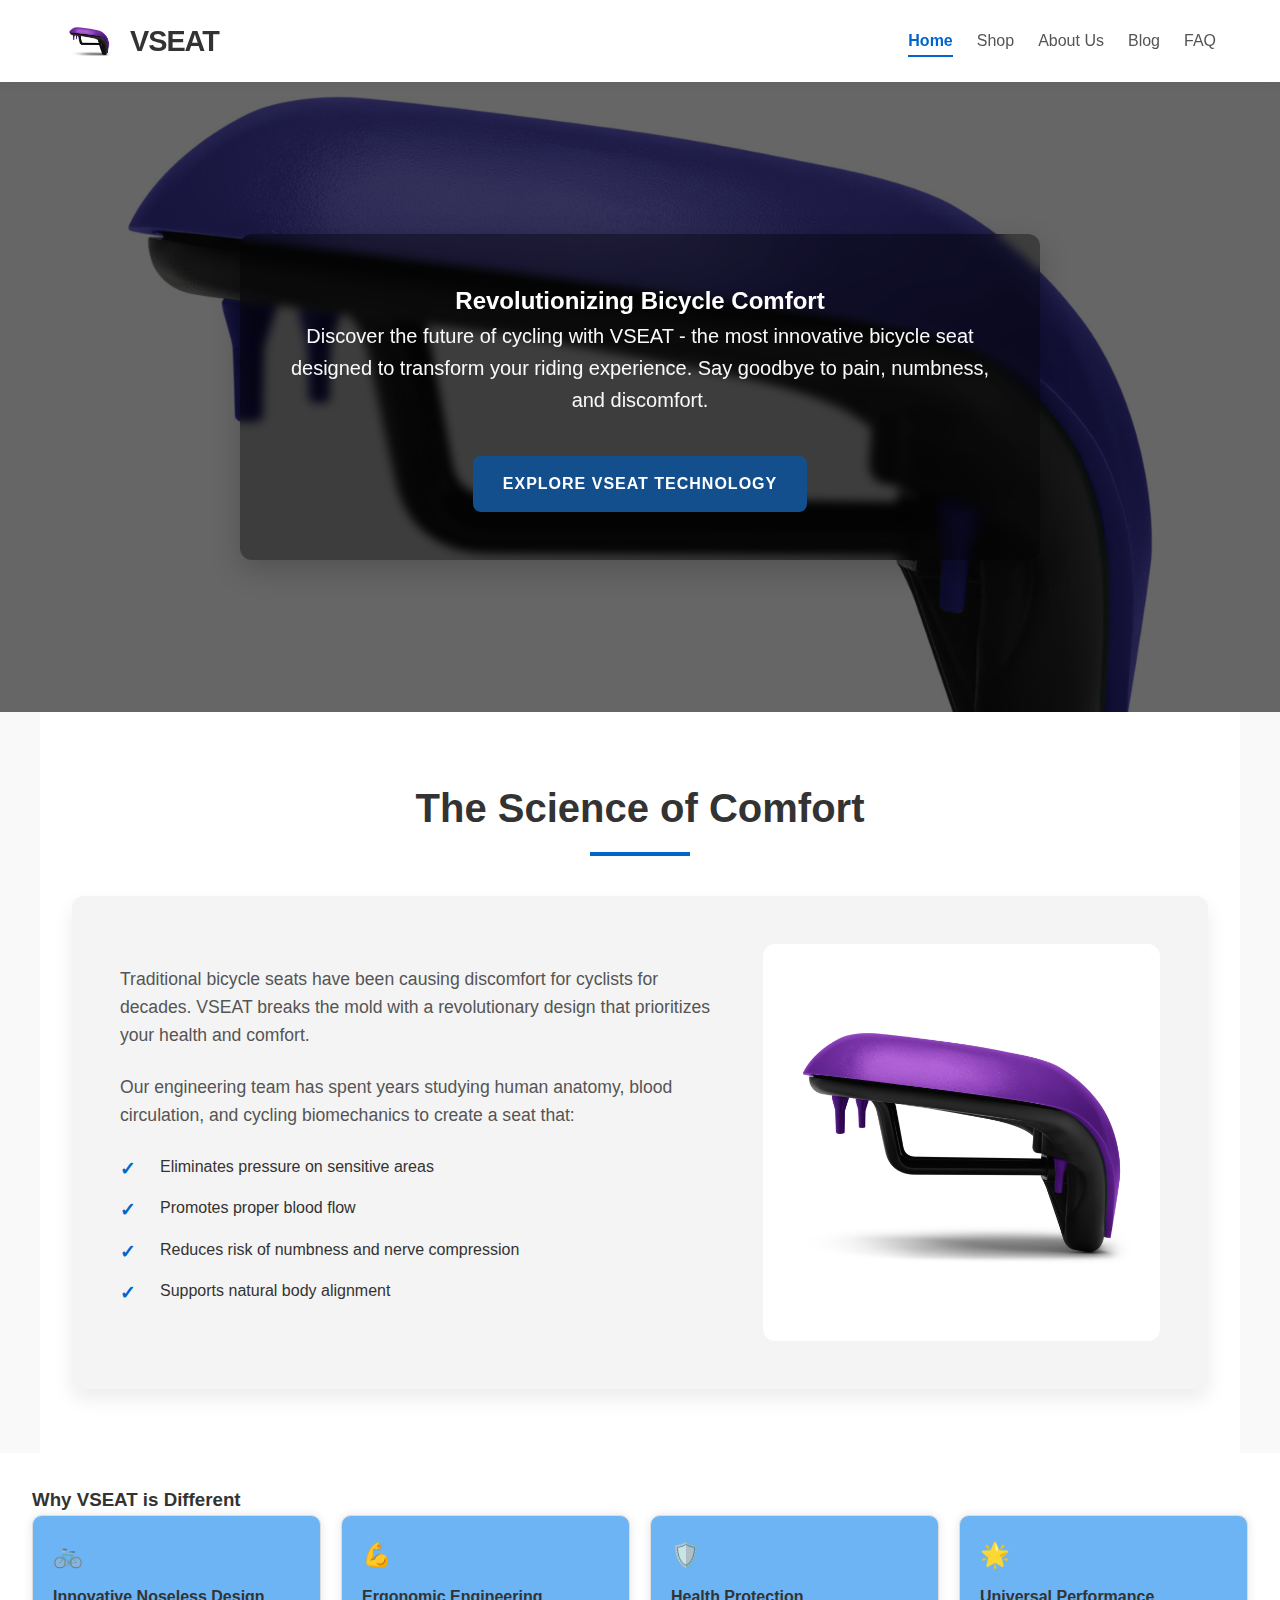
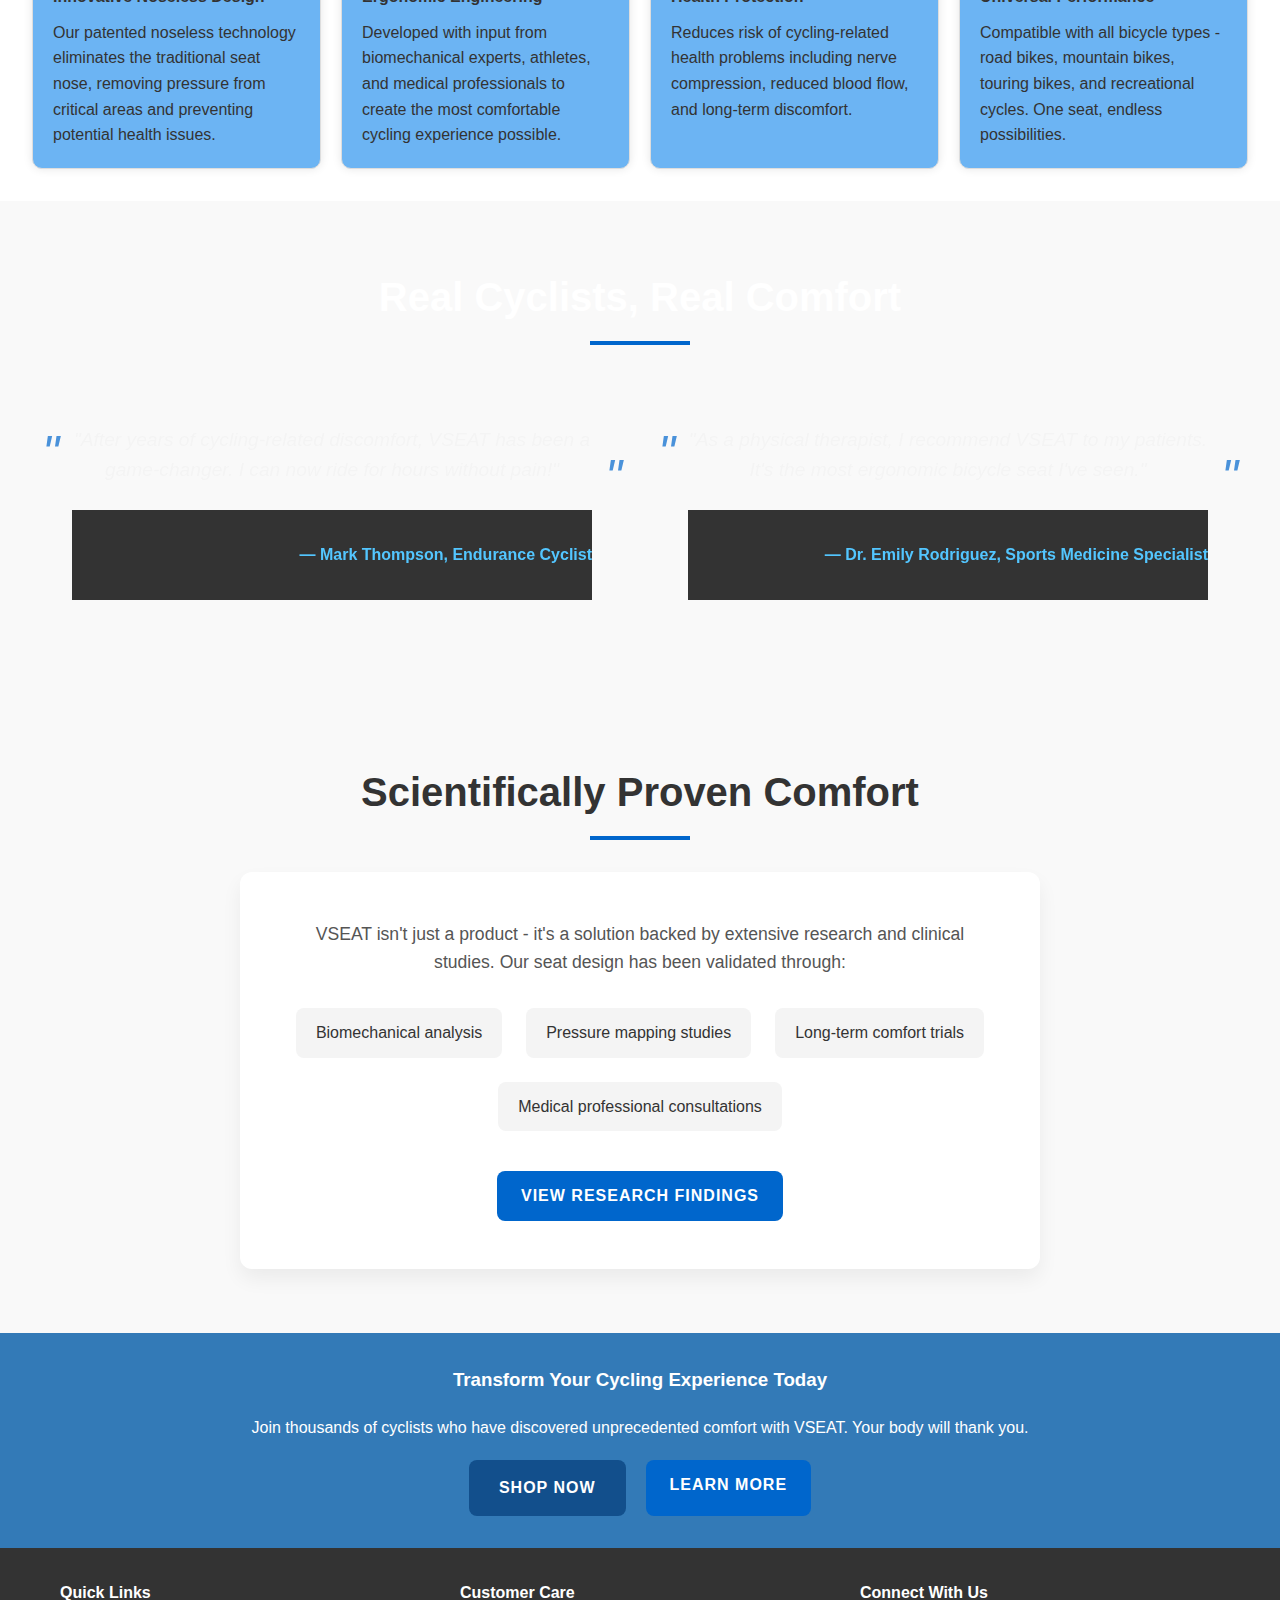
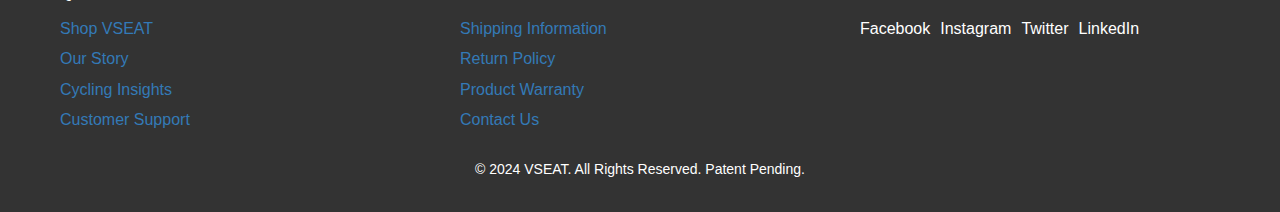
<file: index.html>
<!DOCTYPE html>
<html lang="en">
<head>
    <meta charset="UTF-8">
    <meta name="viewport" content="width=device-width, initial-scale=1.0">
    <meta name="description" content="VSEAT: Revolutionary noseless bicycle seat designed for ultimate comfort. Scientifically engineered to eliminate cycling pain and improve your riding experience.">
    <title>VSEAT - Innovative Noseless Bicycle Seat for Maximum Comfort and Health</title>
    <link rel="stylesheet" href="styles.css">
</head>
  
<!-- Google tag (gtag.js) -->
<script async src="https://www.googletagmanager.com/gtag/js?id=G-M3MGLKG27B"></script>
<script>
  window.dataLayer = window.dataLayer || [];
  function gtag(){dataLayer.push(arguments);}
  gtag('js', new Date());

  gtag('config', 'G-M3MGLKG27B');
</script>
<body>
    <header>
        <div class="logo-container">
            <img src="images/4-1536x1536.jpeg" alt="VSEAT Logo" class="logo">
            <h1>VSEAT</h1>
        </div>
        <nav>
            <ul>
                <li><a href="index.html" class="active">Home</a></li>
                <li><a href="shop.html">Shop</a></li>
                <li><a href="aboutus.html">About Us</a></li>
                <li><a href="blog.html">Blog</a></li>
                <li><a href="faq.html">FAQ</a></li>
            </ul>
        </nav>
    </header>

    <main>
        <section class="hero" aria-labelledby="hero-title">
            <div class="hero-content">
                <h2 id="hero-title">Revolutionizing Bicycle Comfort</h2>
                <p class="hero-description">Discover the future of cycling with VSEAT - the most innovative bicycle seat designed to transform your riding experience. Say goodbye to pain, numbness, and discomfort.</p>
                <a href="shop.html" class="cta-button" aria-label="Explore VSEAT Technology">
                    <span>Explore VSEAT Technology</span>
                </a>
            </div>
        </section>

        
        <section class="science-behind-vseat">
            <h3>The Science of Comfort</h3>
            <div class="science-content">
                <div class="science-text">
                    <p>Traditional bicycle seats have been causing discomfort for cyclists for decades. VSEAT breaks the mold with a revolutionary design that prioritizes your health and comfort.</p>
                    <p>Our engineering team has spent years studying human anatomy, blood circulation, and cycling biomechanics to create a seat that:</p>
                    <ul>
                        <li>Eliminates pressure on sensitive areas</li>
                        <li>Promotes proper blood flow</li>
                        <li>Reduces risk of numbness and nerve compression</li>
                        <li>Supports natural body alignment</li>
                    </ul>
                </div>
                <div class="science-image">
                    <img src="images/4-1536x1536.jpeg" alt="VSEAT Ergonomic Design Breakdown">
                </div>
            </div>
        </section>

        <section class="features">
            <h3>Why VSEAT is Different</h3>
            <div class="feature-grid">
                <div class="feature">
                    <div class="feature-icon">🚲</div>
                    <h4>Innovative Noseless Design</h4>
                    <p>Our patented noseless technology eliminates the traditional seat nose, removing pressure from critical areas and preventing potential health issues.</p>
                </div>
                <div class="feature">
                    <div class="feature-icon">💪</div>
                    <h4>Ergonomic Engineering</h4>
                    <p>Developed with input from biomechanical experts, athletes, and medical professionals to create the most comfortable cycling experience possible.</p>
                </div>
                <div class="feature">
                    <div class="feature-icon">🛡️</div>
                    <h4>Health Protection</h4>
                    <p>Reduces risk of cycling-related health problems including nerve compression, reduced blood flow, and long-term discomfort.</p>
                </div>
                <div class="feature">
                    <div class="feature-icon">🌟</div>
                    <h4>Universal Performance</h4>
                    <p>Compatible with all bicycle types - road bikes, mountain bikes, touring bikes, and recreational cycles. One seat, endless possibilities.</p>
                </div>
            </div>
        </section>

        <section class="user-stories">
            <h3>Real Cyclists, Real Comfort</h3>
            <div class="testimonial-grid">
                <div class="testimonial">
                    <blockquote>
                        "After years of cycling-related discomfort, VSEAT has been a game-changer. I can now ride for hours without pain!"
                    </blockquote>
                    <footer>— Mark Thompson, Endurance Cyclist</footer>
                </div>
                <div class="testimonial">
                    <blockquote>
                        "As a physical therapist, I recommend VSEAT to my patients. It's the most ergonomic bicycle seat I've seen."
                    </blockquote>
                    <footer>— Dr. Emily Rodriguez, Sports Medicine Specialist</footer>
                </div>
            </div>
        </section>

        <section class="research-backed">
            <h3>Scientifically Proven Comfort</h3>
            <div class="research-content">
                <p>VSEAT isn't just a product - it's a solution backed by extensive research and clinical studies. Our seat design has been validated through:</p>
                <ul>
                    <li>Biomechanical analysis</li>
                    <li>Pressure mapping studies</li>
                    <li>Long-term comfort trials</li>
                    <li>Medical professional consultations</li>
                </ul>
                <a href="blog.html" class="secondary-button">View Research Findings</a>
            </div>
        </section>

        <section class="call-to-action">
            <h3>Transform Your Cycling Experience Today</h3>
            <p>Join thousands of cyclists who have discovered unprecedented comfort with VSEAT. Your body will thank you.</p>
            <div class="cta-buttons">
                <a href="shop.html" class="cta-button">Shop Now</a>
                <a href="faq.html" class="secondary-button">Learn More</a>
            </div>
        </section>
    </main>

    <footer>
        <div class="footer-content">
          <div class="footer-section">
            <h4>Quick Links</h4>
            <ul>
              <li><a href="shop.html">Shop VSEAT</a></li>
              <li><a href="aboutus.html">Our Story</a></li>
              <li><a href="blog.html">Cycling Insights</a></li>
              <li><a href="faq.html">Customer Support</a></li>
            </ul>
          </div>
          <div class="footer-section">
            <h4>Customer Care</h4>
            <ul>
              <li><a href="default.html">Shipping Information</a></li>
              <li><a href="default.html">Return Policy</a></li>
              <li><a href="default.html">Product Warranty</a></li>
              <li><a href="default.html">Contact Us</a></li>
            </ul>
          </div>
          <div class="footer-section">
            <h4>Connect With Us</h4>
            <div class="social-icons">
              <a href="default.html" class="social-icon">Facebook</a>
              <a href="default.html" class="social-icon">Instagram</a>
              <a href="default.html" class="social-icon">Twitter</a>
              <a href="default.html" class="social-icon">LinkedIn</a>
            </div>
          </div>
        </div>
        <div class="copyright">
          <p>&copy; 2024 VSEAT. All Rights Reserved. Patent Pending.</p>
        </div>
      </footer>
</body>
</html>
</file>
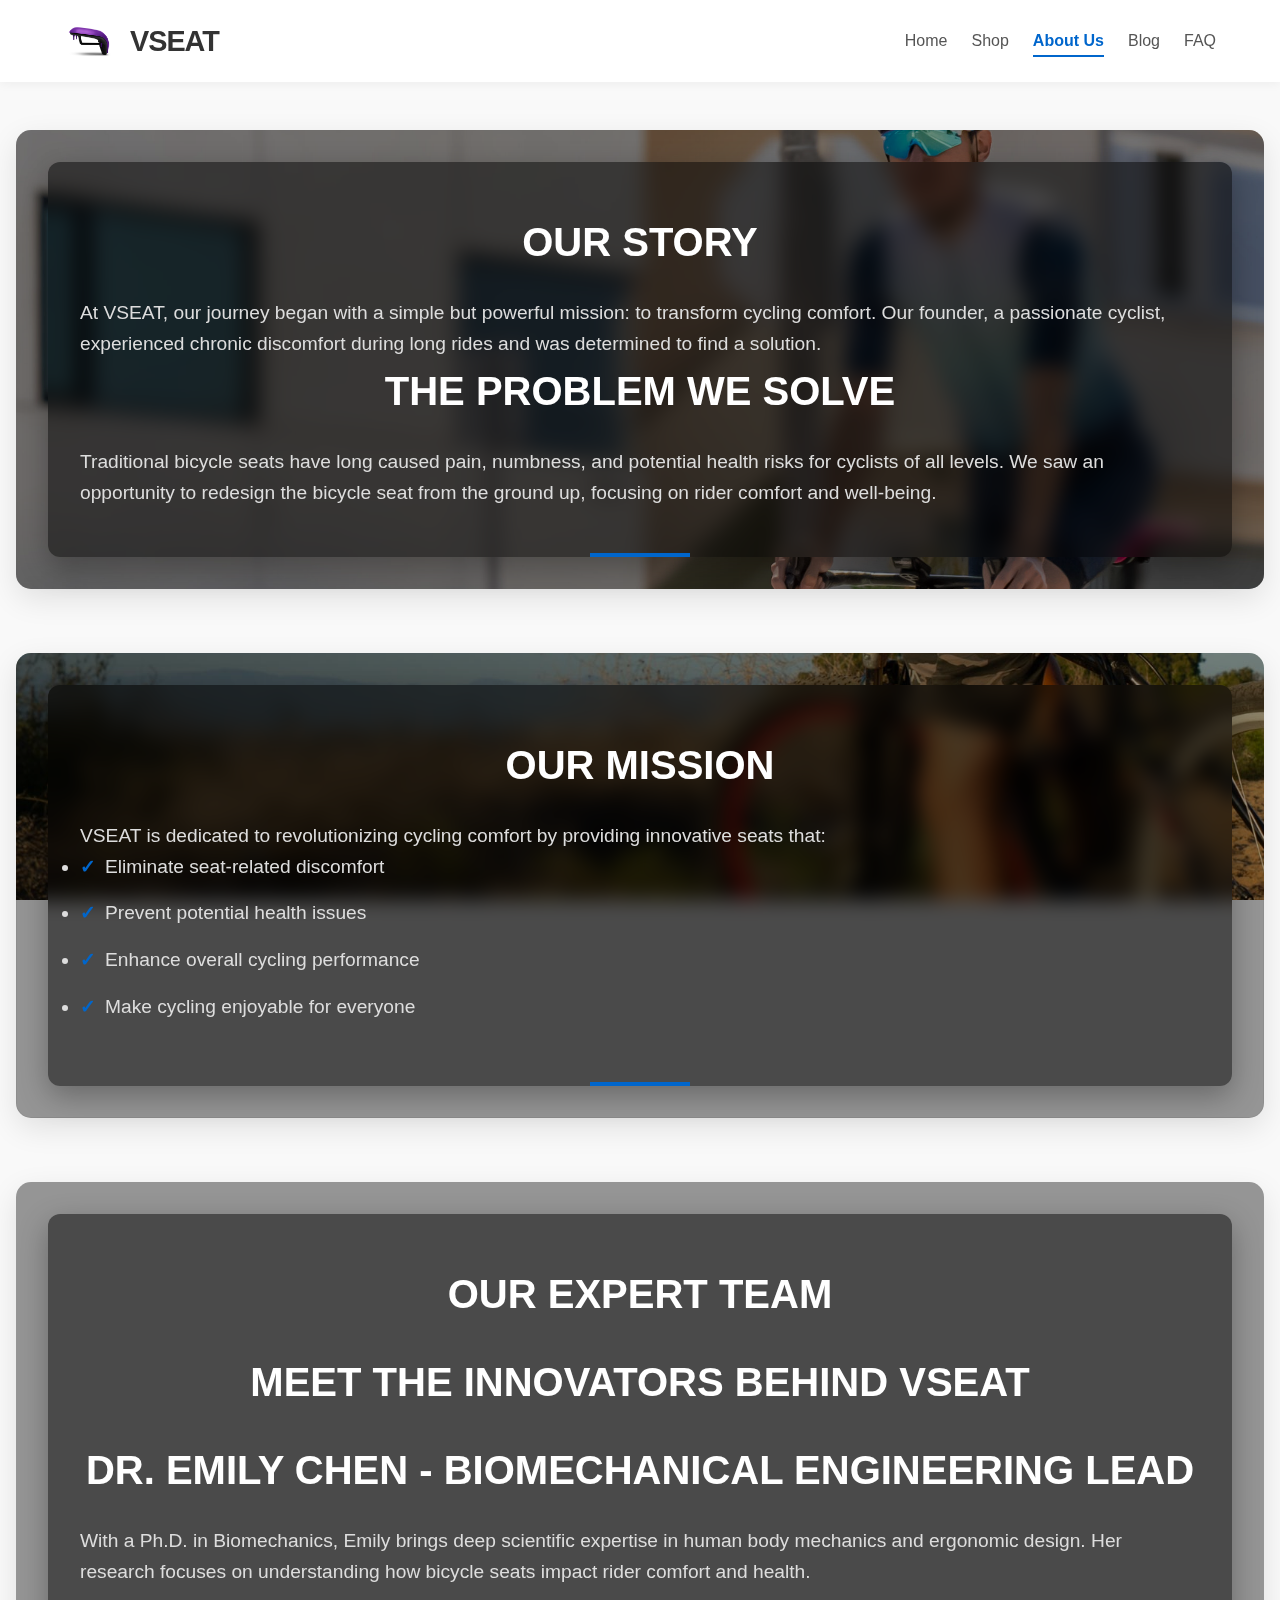
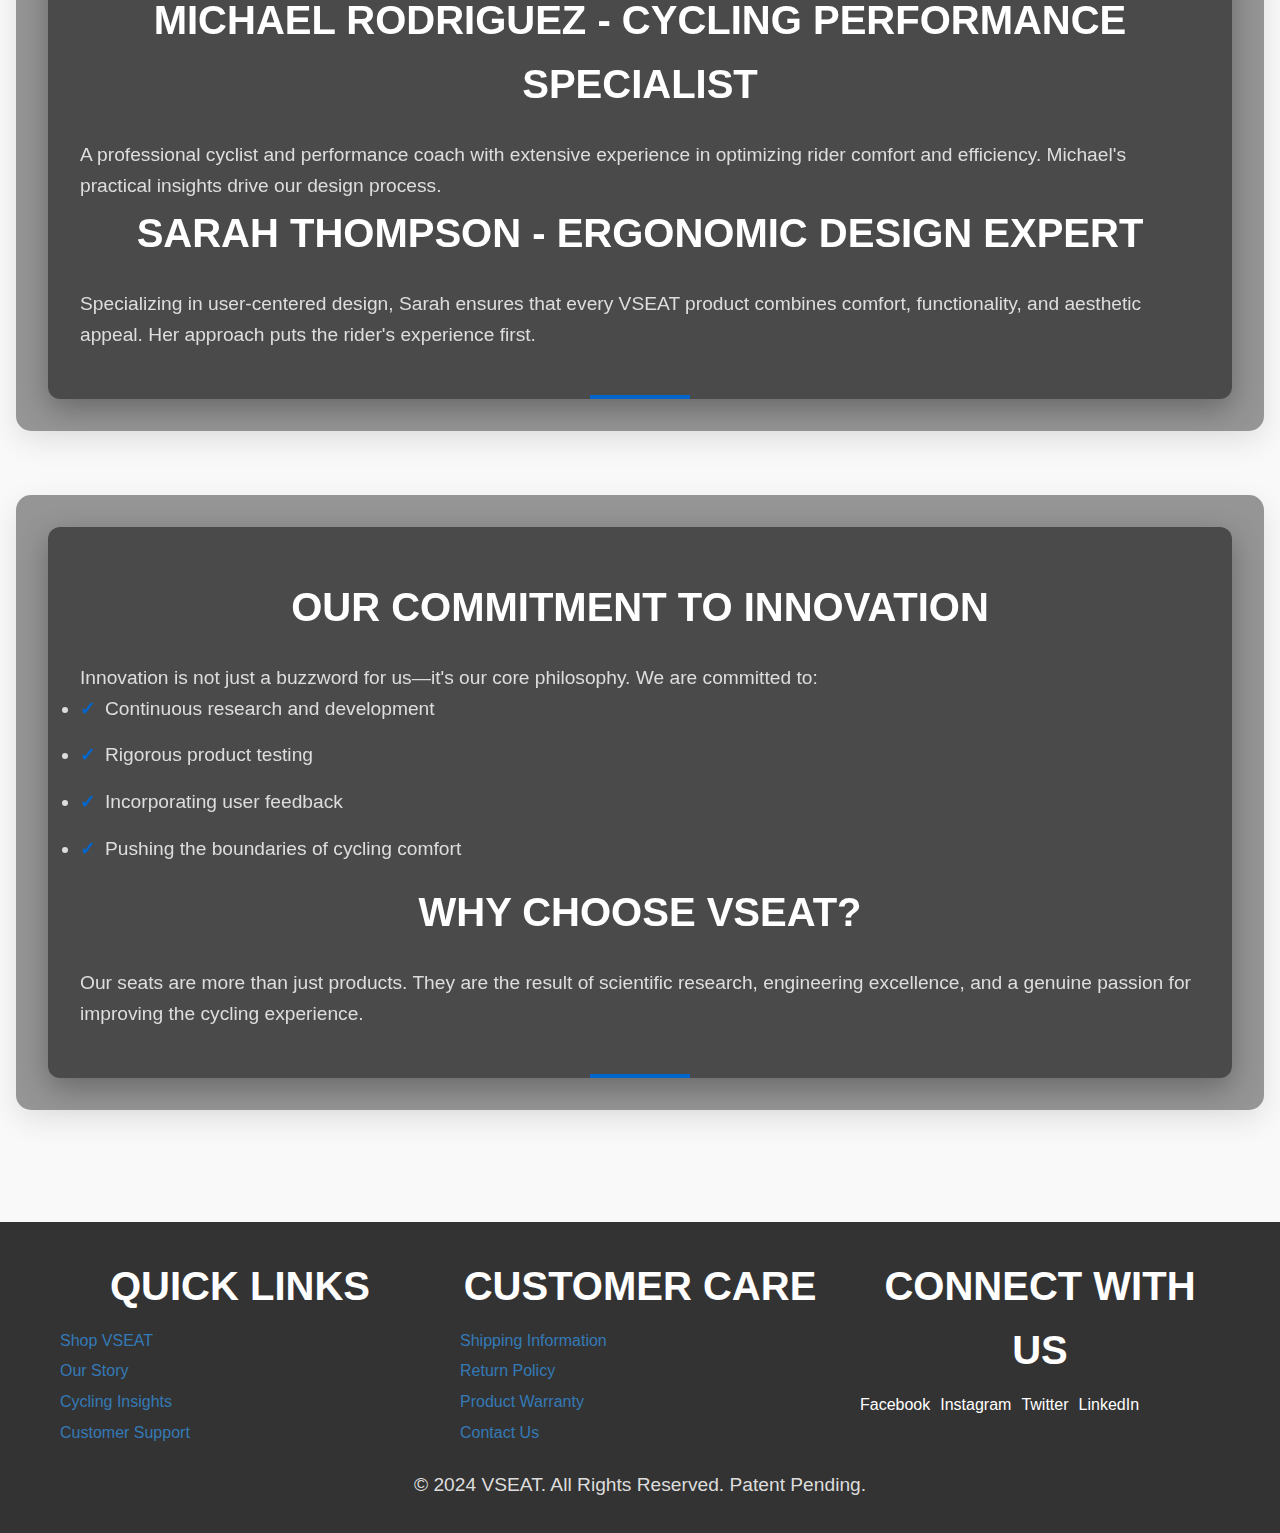
<file: aboutus.html>
<!DOCTYPE html>
<html lang="en">
<head>
    <meta charset="UTF-8">
    <meta name="viewport" content="width=device-width, initial-scale=1.0">
    <meta name="description" content="VSEAT revolutionizes cycling comfort with innovative bicycle seat design. Learn about our mission to eliminate discomfort and improve rider health and performance.">
    <title>VSEAT: Revolutionizing Cycling Comfort | About Us</title>
    <link rel="stylesheet" href="styles.css">
<style>
    /* Base Styles */
main {
    font-family: Arial, sans-serif;
    padding: 3rem 1rem;
}

section {
    margin-bottom: 4rem;
    padding: 2rem;
    position: relative;
    background-color: #f9f9f9;
    border-radius: 15px;
    box-shadow: 0 10px 30px rgba(0, 0, 0, 0.1);
}

/* Section Background Images and Styling */
.our-story, .our-mission, .our-team, .commitment-to-innovation {
    background-size: cover;
    background-position: center;
    background-attachment: fixed;
    color: #fff;
}

.our-story {
    background-image: url('images/Change-Your-Ride-Change-Your-Life-scaled.jpeg');
}

.our-mission {
    background-image: url('images/bg-ruby-full-outdoor-4.jpeg');
}

.our-team {
    background-image: url('images/OUR-TEAM-2048x2048.webp');
}

.commitment-to-innovation {
    background-image: url('images/hip-seat-main-1515x1536.webp');
}

/* Overlay Effect for Text Clarity */
section::before {
    content: '';
    position: absolute;
    top: 0;
    left: 0;
    width: 100%;
    height: 100%;
    background: rgba(0, 0, 0, 0.4);  /* Semi-transparent overlay */
    border-radius: 15px;
}

/* Content Wrapper for Each Section */
.content-wrapper {
    position: relative;
    max-width: 1200px;
    margin: 0 auto;
    padding: 3rem 2rem;
    background-color: rgba(0, 0, 0, 0.5);  /* Dark background for readability */
    border-radius: 12px;
    box-shadow: 0 10px 30px rgba(0, 0, 0, 0.3);
    backdrop-filter: blur(10px);  /* Optional blur effect */
    transition: all 0.3s ease;
}

/* Content Hover Effect */
.content-wrapper:hover {
    transform: scale(1.02);
    box-shadow: 0 15px 50px rgba(0, 0, 0, 0.4);
}

/* Heading Styles */
h2, h3, h4 {
    font-size: 2.5rem;
    color: #fff;
    text-transform: uppercase;
    margin-bottom: 1.5rem;
    text-align: center;
}

h2::after {
    content: '';
    position: absolute;
    bottom: 0;
    left: 50%;
    transform: translateX(-50%);
    width: 100px;
    height: 4px;
    background-color: #0066cc;
}

/* Paragraph and List Styling */
p, main ul {
    font-size: 1.2rem;
    color: #ddd;
    line-height: 1.6;
}

umain l {
    list-style-type: none;
    padding-left: 0;
}

main ul li {
    margin-bottom: 1rem;
    position: relative;
    padding-left: 25px;
}

main ul li::before {
    content: '✓';
    position: absolute;
    left: 0;
    color: #0066cc;
    font-weight: bold;
}

/* Responsive Design */
@media (max-width: 768px) {
    h2 {
        font-size: 2rem;
    }

    section {
        padding: 1.5rem;
    }

    h3, h4 {
        font-size: 1.8rem;
    }

    p, ul {
        font-size: 1rem;
    }
}

</style>
</head>
<!-- Google tag (gtag.js) -->
<script async src="https://www.googletagmanager.com/gtag/js?id=G-M3MGLKG27B"></script>
<script>
  window.dataLayer = window.dataLayer || [];
  function gtag(){dataLayer.push(arguments);}
  gtag('js', new Date());

  gtag('config', 'G-M3MGLKG27B');
</script>
<body>
    <header>
        <div class="logo-container">
            <img src="images/4-1536x1536.jpeg" alt="VSEAT Logo" class="logo">
            <h1>VSEAT</h1>
        </div>
        <nav>
            <ul>
                <li><a href="index.html">Home</a></li>
                <li><a href="shop.html">Shop</a></li>
                <li><a href="aboutus.html" class="active">About Us</a></li>
                <li><a href="blog.html">Blog</a></li>
                <li><a href="faq.html">FAQ</a></li>
            </ul>
        </nav>
    </header>

    <main>
        <section class="our-story">
            <div class="content-wrapper">
                <h2>Our Story</h2>
                <p>At VSEAT, our journey began with a simple but powerful mission: to transform cycling comfort. Our founder, a passionate cyclist, experienced chronic discomfort during long rides and was determined to find a solution.</p>
                
                <h3>The Problem We Solve</h3>
                <p>Traditional bicycle seats have long caused pain, numbness, and potential health risks for cyclists of all levels. We saw an opportunity to redesign the bicycle seat from the ground up, focusing on rider comfort and well-being.</p>
            </div>
        </section>
    
        <section class="our-mission">
            <div class="content-wrapper">
                <h2>Our Mission</h2>
                <p>VSEAT is dedicated to revolutionizing cycling comfort by providing innovative seats that:</p>
                <ul>
                    <li>Eliminate seat-related discomfort</li>
                    <li>Prevent potential health issues</li>
                    <li>Enhance overall cycling performance</li>
                    <li>Make cycling enjoyable for everyone</li>
                </ul>
            </div>
        </section>
    
        <section class="our-team">
            <div class="content-wrapper">
                <h2>Our Expert Team</h2>
                <h3>Meet the Innovators Behind VSEAT</h3>
                
                <article>
                    <h4>Dr. Emily Chen - Biomechanical Engineering Lead</h4>
                    <p>With a Ph.D. in Biomechanics, Emily brings deep scientific expertise in human body mechanics and ergonomic design. Her research focuses on understanding how bicycle seats impact rider comfort and health.</p>
                </article>
    
                <article>
                    <h4>Michael Rodriguez - Cycling Performance Specialist</h4>
                    <p>A professional cyclist and performance coach with extensive experience in optimizing rider comfort and efficiency. Michael's practical insights drive our design process.</p>
                </article>
    
                <article>
                    <h4>Sarah Thompson - Ergonomic Design Expert</h4>
                    <p>Specializing in user-centered design, Sarah ensures that every VSEAT product combines comfort, functionality, and aesthetic appeal. Her approach puts the rider's experience first.</p>
                </article>
            </div>
        </section>
    
        <section class="commitment-to-innovation">
            <div class="content-wrapper">
                <h2>Our Commitment to Innovation</h2>
                <p>Innovation is not just a buzzword for us—it's our core philosophy. We are committed to:</p>
                <ul>
                    <li>Continuous research and development</li>
                    <li>Rigorous product testing</li>
                    <li>Incorporating user feedback</li>
                    <li>Pushing the boundaries of cycling comfort</li>
                </ul>
    
                <h3>Why Choose VSEAT?</h3>
                <p>Our seats are more than just products. They are the result of scientific research, engineering excellence, and a genuine passion for improving the cycling experience.</p>
            </div>
        </section>
    </main>
    
    

    <footer>
        <div class="footer-content">
          <div class="footer-section">
            <h4>Quick Links</h4>
            <ul>
              <li><a href="shop.html">Shop VSEAT</a></li>
              <li><a href="aboutus.html">Our Story</a></li>
              <li><a href="blog.html">Cycling Insights</a></li>
              <li><a href="faq.html">Customer Support</a></li>
            </ul>
          </div>
          <div class="footer-section">
            <h4>Customer Care</h4>
            <ul>
              <li><a href="default.html">Shipping Information</a></li>
              <li><a href="default.html">Return Policy</a></li>
              <li><a href="default.html">Product Warranty</a></li>
              <li><a href="default.html">Contact Us</a></li>
            </ul>
          </div>
          <div class="footer-section">
            <h4>Connect With Us</h4>
            <div class="social-icons">
              <a href="default.html" class="social-icon">Facebook</a>
              <a href="default.html" class="social-icon">Instagram</a>
              <a href="default.html" class="social-icon">Twitter</a>
              <a href="default.html" class="social-icon">LinkedIn</a>
            </div>
          </div>
        </div>
        <div class="copyright">
          <p>&copy; 2024 VSEAT. All Rights Reserved. Patent Pending.</p>
        </div>
      </footer>
</body>
</html>
</file>
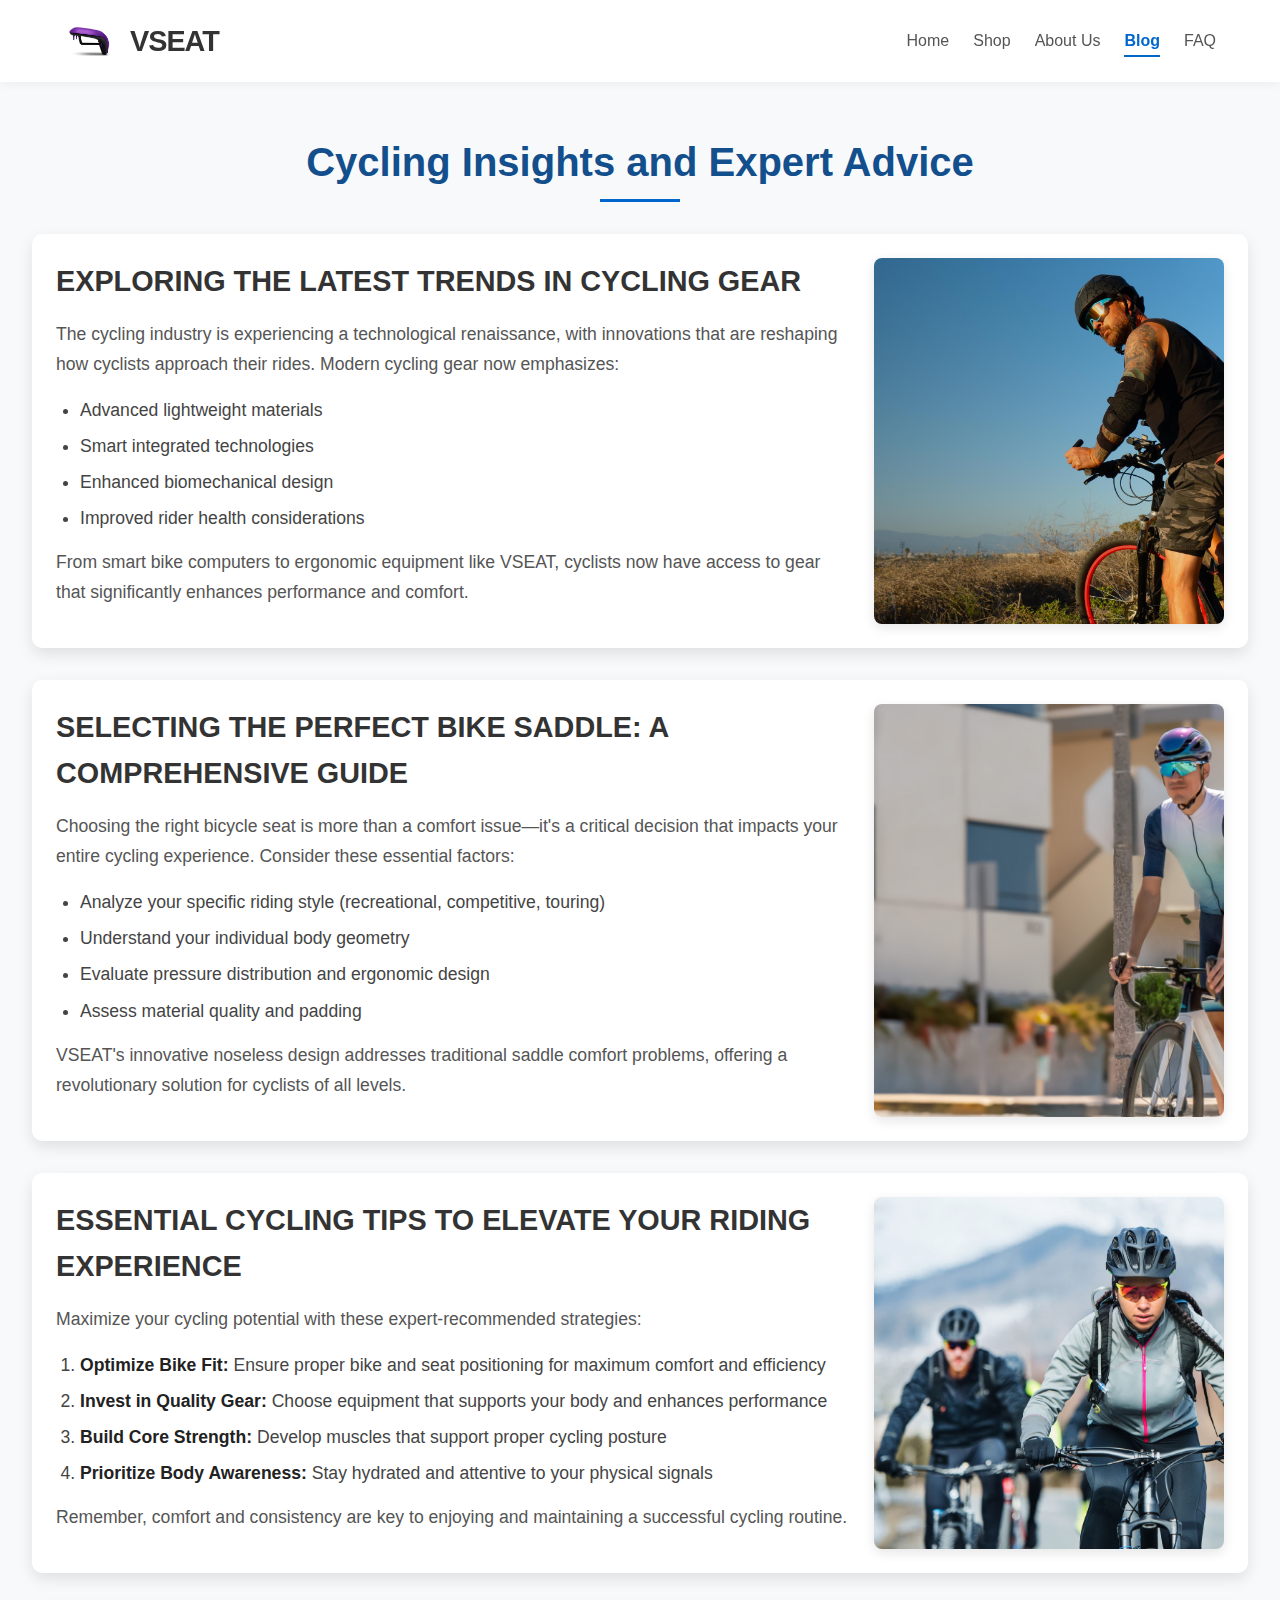
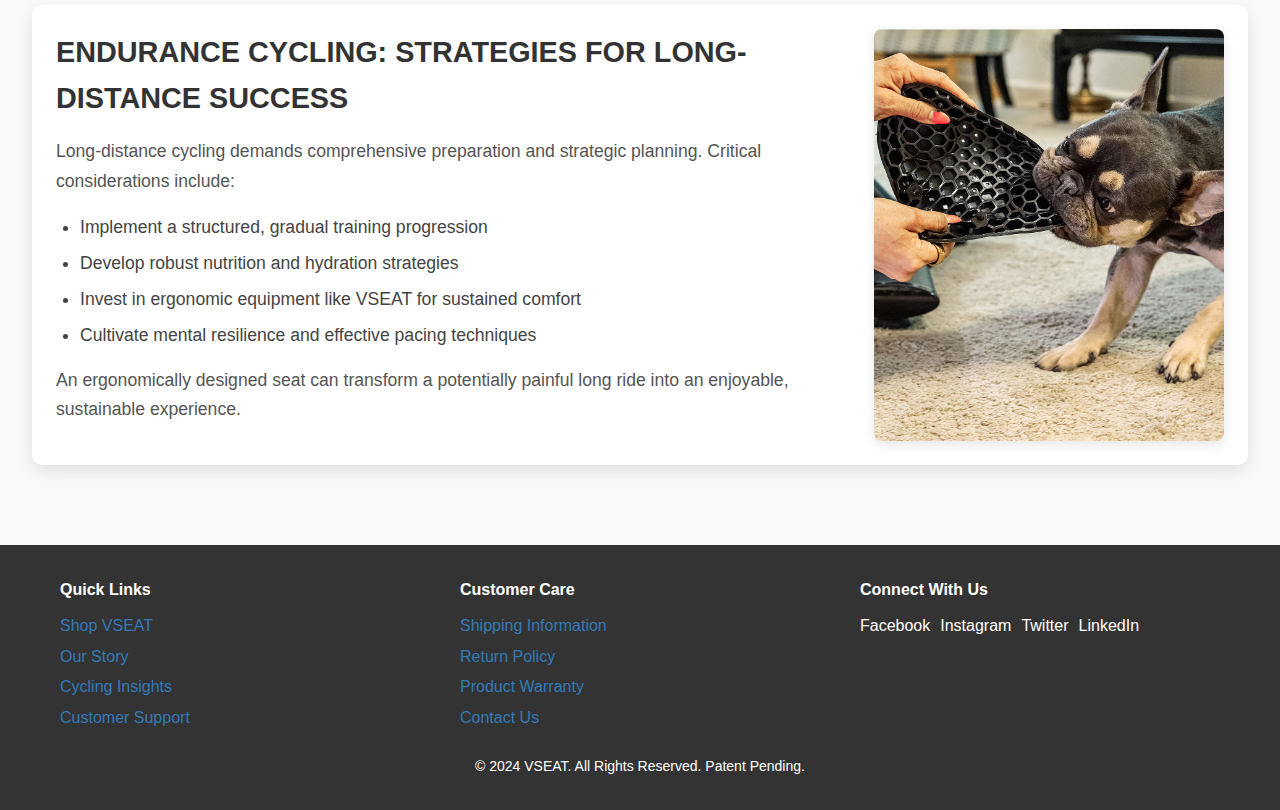
<file: blog.html>
<!DOCTYPE html>
<html lang="en">
<head>
  <meta charset="UTF-8">
  <meta name="viewport" content="width=device-width, initial-scale=1.0">
  <meta name="description" content="Explore the latest cycling tips, trends in cycling gear and learn how to improve your rides, stay healthy, and choose the best gear for your needs.">
  <meta name="keywords" content="cycling tips, bicycle gear, bike saddle comfort, cycling trends, long-distance cycling, bike ergonomics">
  <title>Cycling Tips, Gear Trends, and Saddle Comfort | VSEAT Blog</title>
  <link rel="stylesheet" href="styles.css">

</head>
<!-- Google tag (gtag.js) -->
<script async src="https://www.googletagmanager.com/gtag/js?id=G-M3MGLKG27B"></script>
<script>
  window.dataLayer = window.dataLayer || [];
  function gtag(){dataLayer.push(arguments);}
  gtag('js', new Date());

  gtag('config', 'G-M3MGLKG27B');
</script>
<body>
  <header>
    <div class="logo-container">
        <img src="images/4-1536x1536.jpeg" alt="VSEAT Logo" class="logo">
        <h1>VSEAT</h1>
    </div>
    <nav>
        <ul>
            <li><a href="index.html" >Home</a></li>
            <li><a href="shop.html">Shop</a></li>
            <li><a href="aboutus.html">About Us</a></li>
            <li><a href="blog.html" class="active">Blog</a></li>
            <li><a href="faq.html">FAQ</a></li>
        </ul>
    </nav>
</header>


<main>
  <section class="cycling-section">
    <h2>Cycling Insights and Expert Advice</h2>

    <article class="article">
      <div class="content">
        <h3>Exploring the Latest Trends in Cycling Gear</h3>
        <p>The cycling industry is experiencing a technological renaissance, with innovations that are reshaping how cyclists approach their rides. Modern cycling gear now emphasizes:</p>
        <ul>
          <li>Advanced lightweight materials</li>
          <li>Smart integrated technologies</li>
          <li>Enhanced biomechanical design</li>
          <li>Improved rider health considerations</li>
        </ul>
        <p>From smart bike computers to ergonomic equipment like VSEAT, cyclists now have access to gear that significantly enhances performance and comfort.</p>
      </div>
      <img src="images/bg-ruby-full-outdoor-4.jpeg" alt="Cycling Gear">
    </article>

    <article class="article">
      <div class="content">
        <h3>Selecting the Perfect Bike Saddle: A Comprehensive Guide</h3>
        <p>Choosing the right bicycle seat is more than a comfort issue—it's a critical decision that impacts your entire cycling experience. Consider these essential factors:</p>
        <ul>
          <li>Analyze your specific riding style (recreational, competitive, touring)</li>
          <li>Understand your individual body geometry</li>
          <li>Evaluate pressure distribution and ergonomic design</li>
          <li>Assess material quality and padding</li>
        </ul>
        <p>VSEAT's innovative noseless design addresses traditional saddle comfort problems, offering a revolutionary solution for cyclists of all levels.</p>
      </div>
      <img src="images/Change-Your-Ride-Change-Your-Life-scaled.jpeg" alt="Bike Saddle">
    </article>

    <article class="article">
      <div class="content">
        <h3>Essential Cycling Tips to Elevate Your Riding Experience</h3>
        <p>Maximize your cycling potential with these expert-recommended strategies:</p>
        <ol>
          <li><strong>Optimize Bike Fit:</strong> Ensure proper bike and seat positioning for maximum comfort and efficiency</li>
          <li><strong>Invest in Quality Gear:</strong> Choose equipment that supports your body and enhances performance</li>
          <li><strong>Build Core Strength:</strong> Develop muscles that support proper cycling posture</li>
          <li><strong>Prioritize Body Awareness:</strong> Stay hydrated and attentive to your physical signals</li>
        </ol>
        <p>Remember, comfort and consistency are key to enjoying and maintaining a successful cycling routine.</p>
      </div>
      <img src="images/More-Than-Mere-Innovators-1024x984.jpeg" alt="Cycling Tips">
    </article>

    <article class="article">
      <div class="content">
        <h3>Endurance Cycling: Strategies for Long-Distance Success</h3>
        <p>Long-distance cycling demands comprehensive preparation and strategic planning. Critical considerations include:</p>
        <ul>
          <li>Implement a structured, gradual training progression</li>
          <li>Develop robust nutrition and hydration strategies</li>
          <li>Invest in ergonomic equipment like VSEAT for sustained comfort</li>
          <li>Cultivate mental resilience and effective pacing techniques</li>
        </ul>
        <p>An ergonomically designed seat can transform a potentially painful long ride into an enjoyable, sustainable experience.</p>
      </div>
      <img src="images/Built-to-Last.jpeg" alt="Endurance Cycling">
    </article>
  </section>
</main>


  <footer>
    <div class="footer-content">
      <div class="footer-section">
        <h4>Quick Links</h4>
        <ul>
          <li><a href="shop.html">Shop VSEAT</a></li>
          <li><a href="aboutus.html">Our Story</a></li>
          <li><a href="blog.html">Cycling Insights</a></li>
          <li><a href="faq.html">Customer Support</a></li>
        </ul>
      </div>
      <div class="footer-section">
        <h4>Customer Care</h4>
        <ul>
          <li><a href="default.html">Shipping Information</a></li>
          <li><a href="default.html">Return Policy</a></li>
          <li><a href="default.html">Product Warranty</a></li>
          <li><a href="default.html">Contact Us</a></li>
        </ul>
      </div>
      <div class="footer-section">
        <h4>Connect With Us</h4>
        <div class="social-icons">
          <a href="default.html" class="social-icon">Facebook</a>
          <a href="default.html" class="social-icon">Instagram</a>
          <a href="default.html" class="social-icon">Twitter</a>
          <a href="default.html" class="social-icon">LinkedIn</a>
        </div>
      </div>
    </div>
    <div class="copyright">
      <p>&copy; 2024 VSEAT. All Rights Reserved. Patent Pending.</p>
    </div>
  </footer>
</body>
</html>
</file>
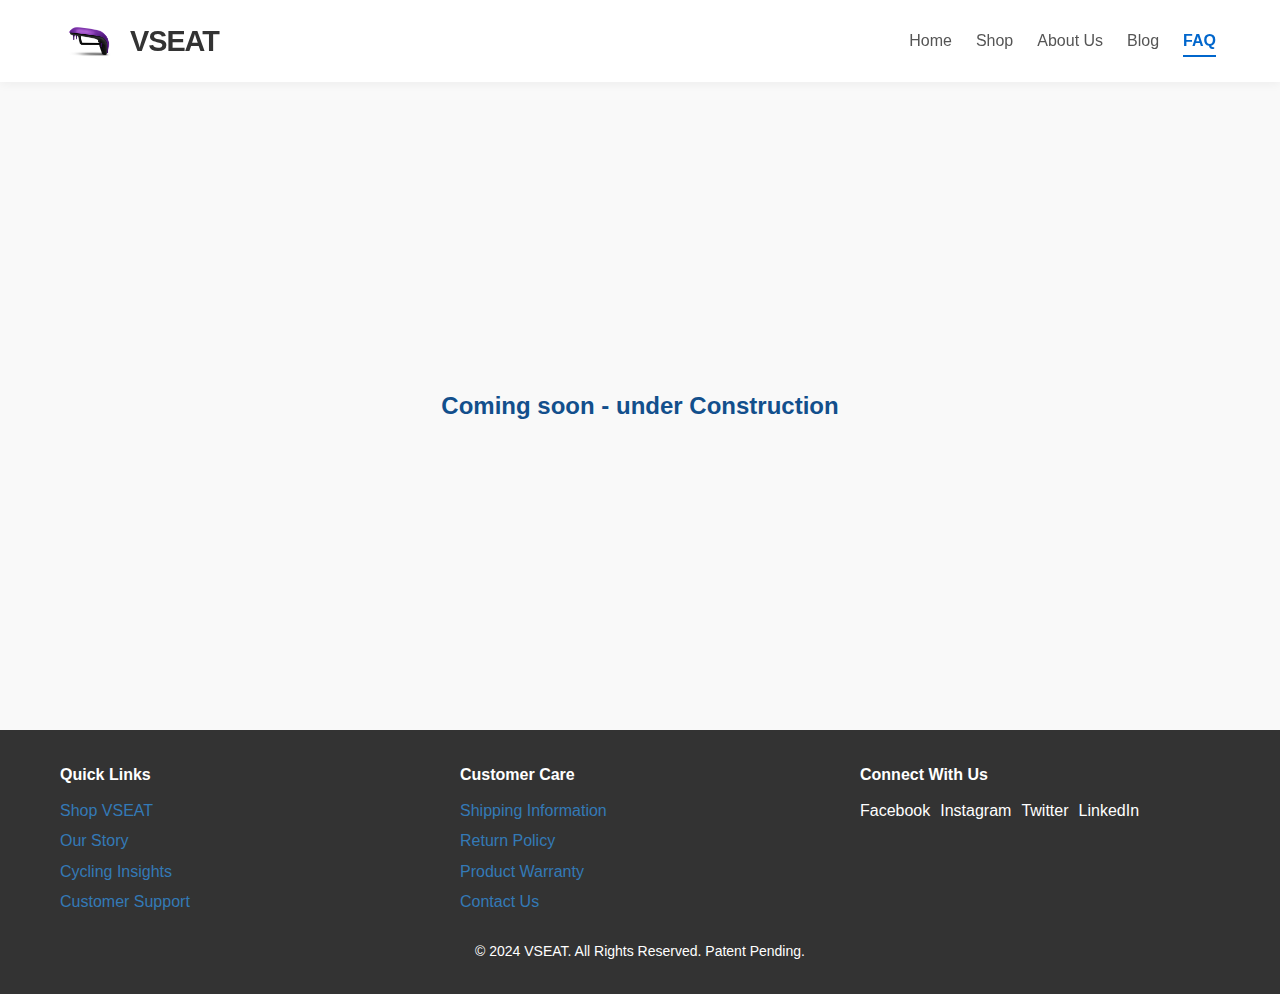
<file: default.html>
<!DOCTYPE html>
<html lang="en">

<head>
    <meta charset="UTF-8">
    <meta name="viewport" content="width=device-width, initial-scale=1.0">
    <meta name="description"
        content="Find answers to common questions about VSEAT, including ordering, installation, and product features. Get more information you need to enjoy a comfortable ride.">
    <meta name="keywords"
        content="VSEAT, bicycle seat, FAQ, installation guide, cycling comfort, bicycle seat installation, noseless bike seat">
    <title>VSEAT FAQ - Comprehensive Guide to Your Cycling Comfort Questions</title>
    <link rel="stylesheet" href="styles.css">
    <style>
        main{
            height: 72vh;
            display: flex;
            align-items: center;
            justify-content: center;
            color: #124f8c;
        }
    </style>
</head>
<!-- Google tag (gtag.js) -->
<script async src="https://www.googletagmanager.com/gtag/js?id=G-M3MGLKG27B"></script>
<script>
  window.dataLayer = window.dataLayer || [];
  function gtag(){dataLayer.push(arguments);}
  gtag('js', new Date());

  gtag('config', 'G-M3MGLKG27B');
</script>
<body>
    <header>
        <div class="logo-container">
            <img src="images/4-1536x1536.jpeg" alt="VSEAT Logo" class="logo">
            <h1>VSEAT</h1>
        </div>
        <nav>
            <ul>
                <li><a href="index.html">Home</a></li>
                <li><a href="shop.html">Shop</a></li>
                <li><a href="aboutus.html">About Us</a></li>
                <li><a href="blog.html">Blog</a></li>
                <li><a href="faq.html" class="active">FAQ</a></li>
            </ul>
        </nav>
    </header>

    <main>

        <h2>Coming soon - under Construction</h2>

    </main>

    <footer>
        <div class="footer-content">
          <div class="footer-section">
            <h4>Quick Links</h4>
            <ul>
              <li><a href="shop.html">Shop VSEAT</a></li>
              <li><a href="aboutus.html">Our Story</a></li>
              <li><a href="blog.html">Cycling Insights</a></li>
              <li><a href="faq.html">Customer Support</a></li>
            </ul>
          </div>
          <div class="footer-section">
            <h4>Customer Care</h4>
            <ul>
              <li><a href="default.html">Shipping Information</a></li>
              <li><a href="default.html">Return Policy</a></li>
              <li><a href="default.html">Product Warranty</a></li>
              <li><a href="default.html">Contact Us</a></li>
            </ul>
          </div>
          <div class="footer-section">
            <h4>Connect With Us</h4>
            <div class="social-icons">
              <a href="default.html" class="social-icon">Facebook</a>
              <a href="default.html" class="social-icon">Instagram</a>
              <a href="default.html" class="social-icon">Twitter</a>
              <a href="default.html" class="social-icon">LinkedIn</a>
            </div>
          </div>
        </div>
        <div class="copyright">
          <p>&copy; 2024 VSEAT. All Rights Reserved. Patent Pending.</p>
        </div>
      </footer>
</body>

</html>
</file>
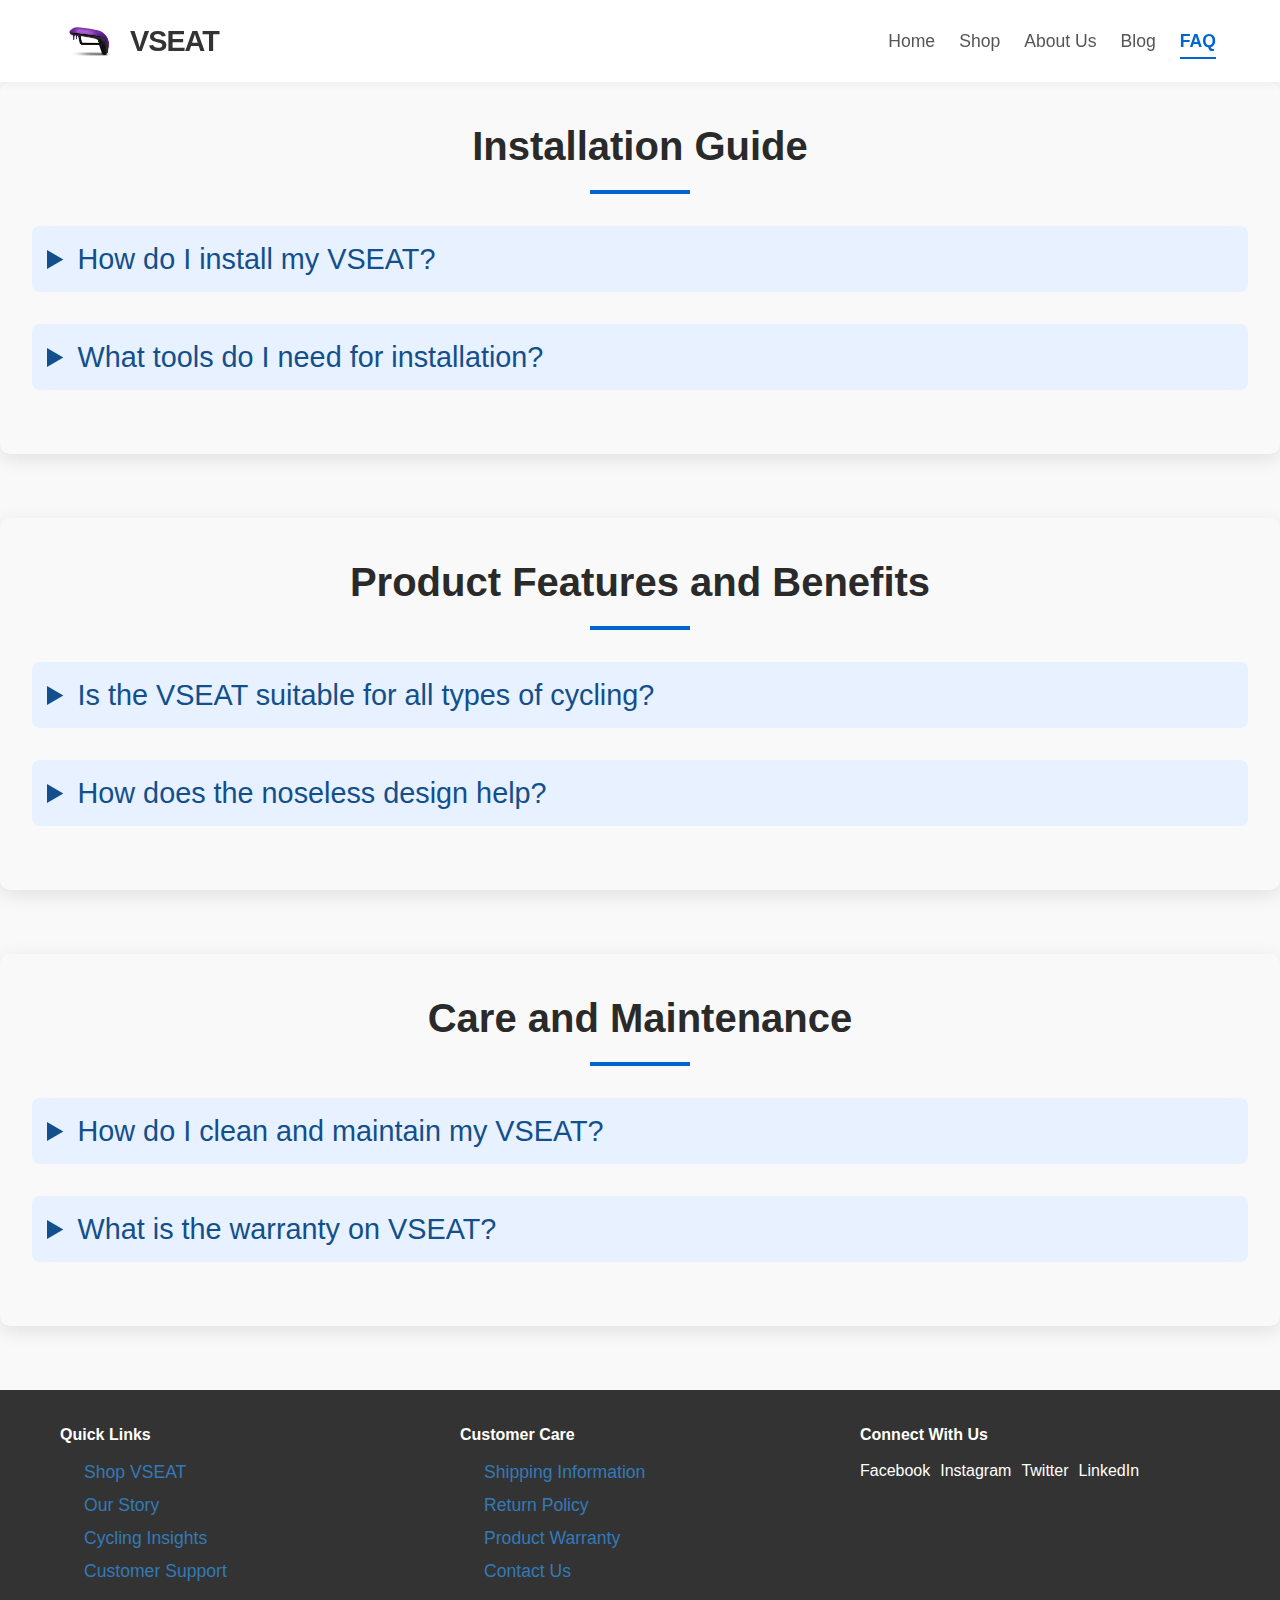
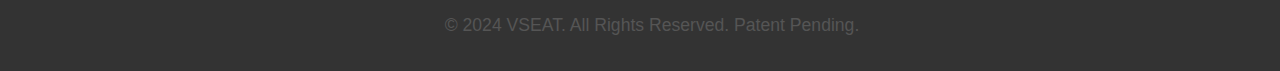
<file: Faq.html>
<!DOCTYPE html>
<html lang="en">

<head>
  <meta charset="UTF-8">
  <meta name="viewport" content="width=device-width, initial-scale=1.0">
  <meta name="description"
    content="Find answers to common questions about VSEAT, including ordering, installation, and product features. Get more information you need to enjoy a comfortable ride.">
  <meta name="keywords"
    content="VSEAT, bicycle seat, FAQ, installation guide, cycling comfort, bicycle seat installation, noseless bike seat">
  <title>VSEAT FAQ - Comprehensive Guide to Your Cycling Comfort Questions</title>
  <link rel="stylesheet" href="styles.css">
  <style>
    /* General Styles */


section {
  margin-bottom: 4rem;
  background-color: #f9f9f9;
  padding: 2rem;
  border-radius: 10px;
  box-shadow: 0 5px 20px rgba(0, 0, 0, 0.1);
}

h2 {
  font-size: 2.5rem;
  color: #2a2a2a;
  margin-bottom: 2rem;
  text-align: center;
  position: relative;
  padding-bottom: 1rem;
}

h2::after {
  content: '';
  position: absolute;
  bottom: 0;
  left: 50%;
  transform: translateX(-50%);
  width: 100px;
  height: 4px;
  background-color: #0066cc;
}

details {
  margin-bottom: 2rem;
}

summary {
  font-size: 1.8rem;
  color: #124f8c;
  cursor: pointer;
  padding: 10px 15px;
  background-color: #e7f1ff;
  border-radius: 8px;
  transition: background-color 0.3s ease;
}

summary:hover {
  background-color: #cce4ff;
}

p, ul {
  font-size: 1.1rem;
  color: #555;
  line-height: 1.6;
  margin-left: 1.5rem;
}

ul {
  list-style-type: none;
  padding-left: 0;
}

main ul li {
  position: relative;
  margin-bottom: 0.8rem;
  padding-left: 25px;
}

main ul li::before {
  content: '✓';
  position: absolute;
  left: 0;
  color: #0066cc;
  font-weight: bold;
}

/* Responsive Design */
@media (max-width: 768px) {
  h2 {
    font-size: 2rem;
  }

  section {
    padding: 1.5rem;
  }

  details summary {
    font-size: 1.6rem;
  }

  p, ul {
    font-size: 1rem;
  }
}

  </style>
</head>
<!-- Google tag (gtag.js) -->
<script async src="https://www.googletagmanager.com/gtag/js?id=G-M3MGLKG27B"></script>
<script>
  window.dataLayer = window.dataLayer || [];
  function gtag(){dataLayer.push(arguments);}
  gtag('js', new Date());

  gtag('config', 'G-M3MGLKG27B');
</script>
<body>
  <header>
    <div class="logo-container">
      <img src="images/4-1536x1536.jpeg" alt="VSEAT Logo" class="logo">
      <h1>VSEAT</h1>
    </div>
    <nav>
      <ul>
        <li><a href="index.html">Home</a></li>
        <li><a href="shop.html">Shop</a></li>
        <li><a href="aboutus.html">About Us</a></li>
        <li><a href="blog.html">Blog</a></li>
        <li><a href="faq.html" class="active">FAQ</a></li>
      </ul>
    </nav>
  </header>

  <main>
    <section class="installation-guide">
      <h2>Installation Guide</h2>
      <article class="installation-faq">
        <details>
          <summary>How do I install my VSEAT?</summary>
          <p>Installing your VSEAT is a straightforward process designed for ease and convenience:</p>
          <ol>
            <li>Remove your existing bicycle seat</li>
            <li>Align the VSEAT mounting bracket</li>
            <li>Secure using the provided hardware</li>
            <li>Adjust to your preferred position</li>
          </ol>
          <p>A comprehensive, step-by-step installation guide is included in your package.</p>
        </details>
  
        <details>
          <summary>What tools do I need for installation?</summary>
          <p>VSEAT installation requires minimal tools:</p>
          <ul>
            <li>Allen wrench (included in installation kit)</li>
            <li>Adjustable wrench (optional)</li>
            <li>Estimated installation time: 10-15 minutes</li>
          </ul>
          <p>No specialized technical skills are required.</p>
        </details>
      </article>
    </section>
  
    <section class="product-features">
      <h2>Product Features and Benefits</h2>
      <article class="product-faq">
        <details>
          <summary>Is the VSEAT suitable for all types of cycling?</summary>
          <p>VSEAT is engineered for versatility across cycling disciplines:</p>
          <ul>
            <li>Road cycling</li>
            <li>Mountain biking</li>
            <li>Touring</li>
            <li>Recreational riding</li>
            <li>Commuting</li>
          </ul>
          <p>Our ergonomic design ensures comfort regardless of your cycling style.</p>
        </details>
  
        <details>
          <summary>How does the noseless design help?</summary>
          <p>Our innovative noseless design offers multiple health and comfort benefits:</p>
          <ul>
            <li>Eliminates pressure on sensitive areas</li>
            <li>Reduces risk of numbness and nerve compression</li>
            <li>Improves blood circulation</li>
            <li>Promotes a more natural sitting position</li>
            <li>Prevents potential long-term cycling-related health issues</li>
          </ul>
        </details>
      </article>
    </section>
  
    <section class="care-maintenance">
      <h2>Care and Maintenance</h2>
      <article class="maintenance-faq">
        <details>
          <summary>How do I clean and maintain my VSEAT?</summary>
          <p>Maintain your VSEAT with these simple care instructions:</p>
          <ul>
            <li>Use mild, non-abrasive cleaner</li>
            <li>Clean with a soft, damp cloth</li>
            <li>Avoid harsh chemicals</li>
            <li>Allow to air dry completely</li>
          </ul>
          <p>Our breathable, water-resistant fabric ensures easy maintenance.</p>
        </details>
  
        <details>
          <summary>What is the warranty on VSEAT?</summary>
          <p>We stand behind our product with a comprehensive warranty:</p>
          <ul>
            <li>2-year limited warranty</li>
            <li>Covers manufacturing defects</li>
            <li>Dedicated customer support team</li>
            <li>Hassle-free replacement or repair</li>
          </ul>
          <p>Contact our support team for any warranty-related inquiries.</p>
        </details>
      </article>
    </section>
  </main>
  
  <footer>
    <div class="footer-content">
      <div class="footer-section">
        <h4>Quick Links</h4>
        <ul>
          <li><a href="shop.html">Shop VSEAT</a></li>
          <li><a href="aboutus.html">Our Story</a></li>
          <li><a href="blog.html">Cycling Insights</a></li>
          <li><a href="faq.html">Customer Support</a></li>
        </ul>
      </div>
      <div class="footer-section">
        <h4>Customer Care</h4>
        <ul>
          <li><a href="default.html">Shipping Information</a></li>
          <li><a href="default.html">Return Policy</a></li>
          <li><a href="default.html">Product Warranty</a></li>
          <li><a href="default.html">Contact Us</a></li>
        </ul>
      </div>
      <div class="footer-section">
        <h4>Connect With Us</h4>
        <div class="social-icons">
          <a href="default.html" class="social-icon">Facebook</a>
          <a href="default.html" class="social-icon">Instagram</a>
          <a href="default.html" class="social-icon">Twitter</a>
          <a href="default.html" class="social-icon">LinkedIn</a>
        </div>
      </div>
    </div>
    <div class="copyright">
      <p>&copy; 2024 VSEAT. All Rights Reserved. Patent Pending.</p>
    </div>
  </footer>
</body>

</html>
</file>
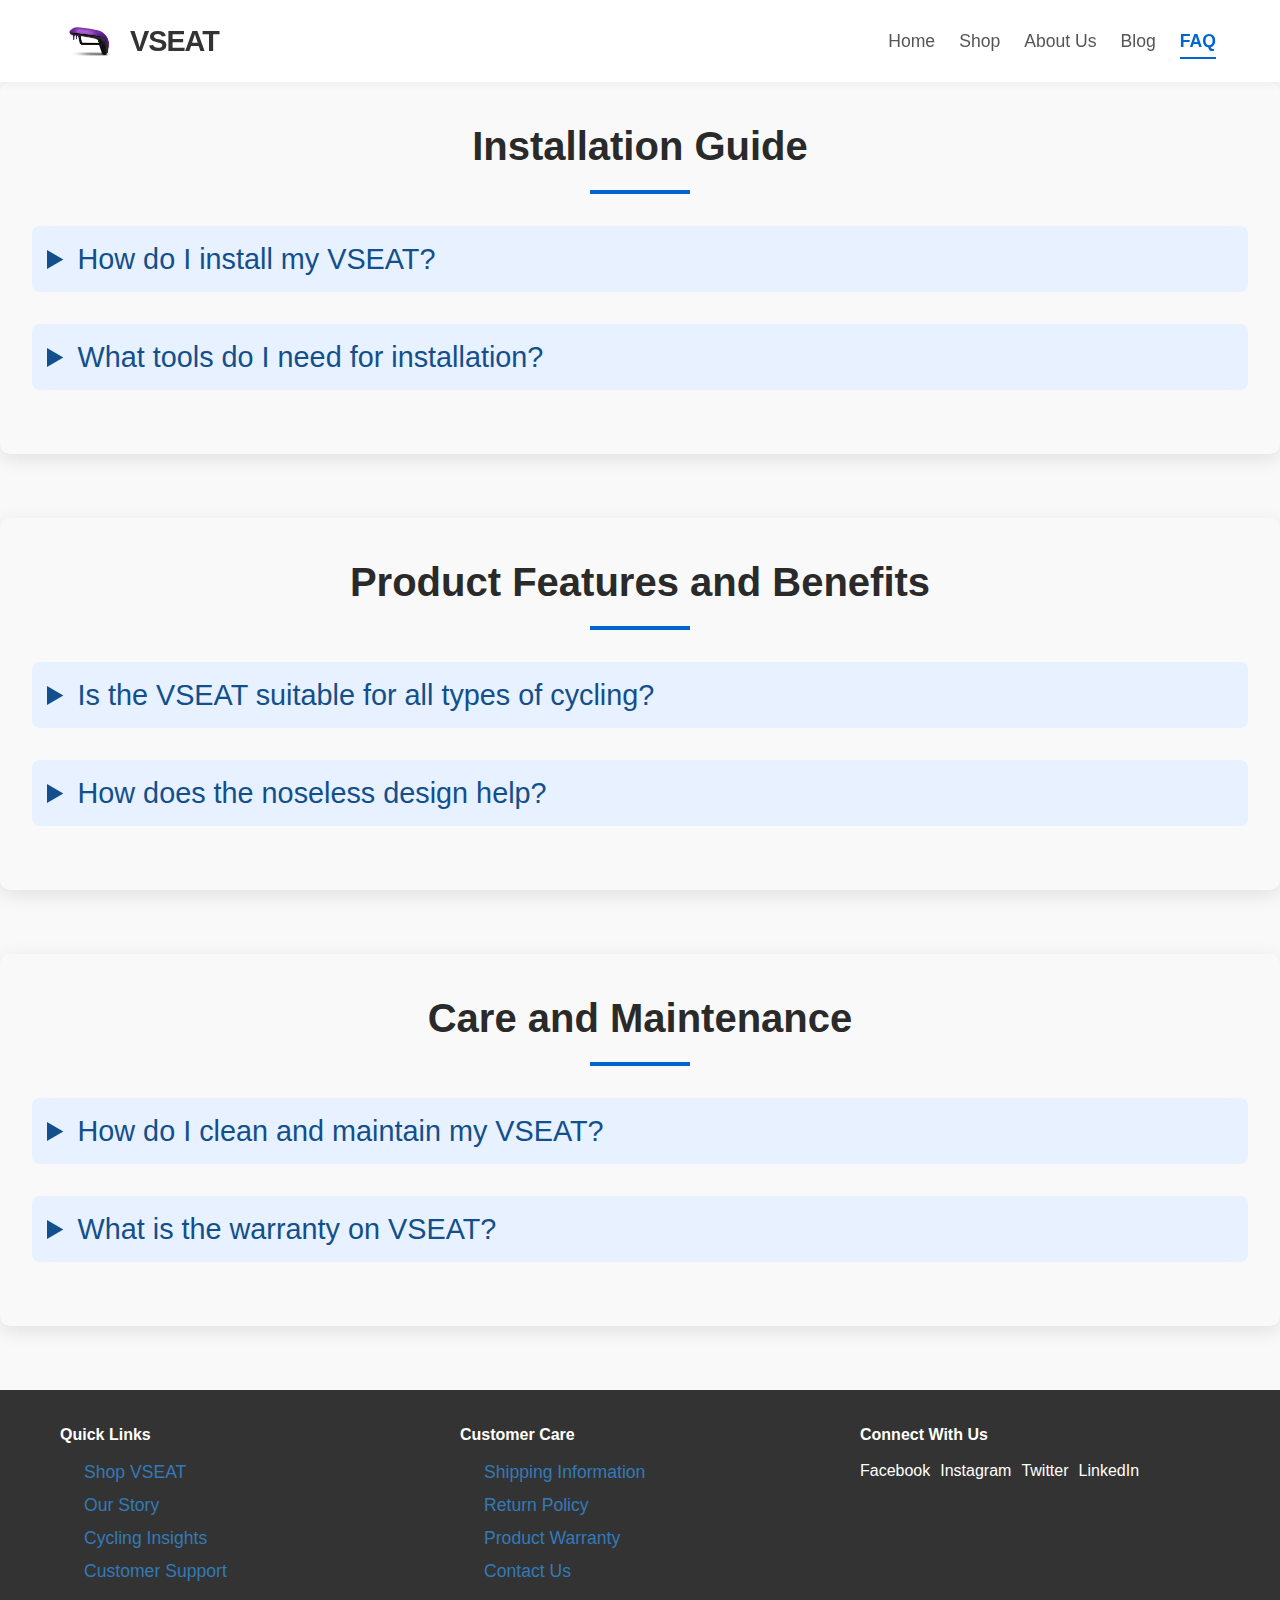
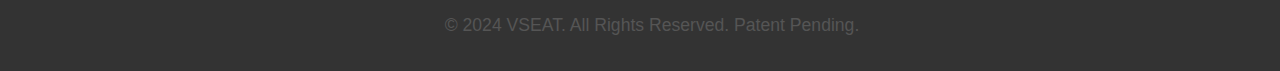
<file: faq.html>
<!DOCTYPE html>
<html lang="en">

<head>
  <meta charset="UTF-8">
  <meta name="viewport" content="width=device-width, initial-scale=1.0">
  <meta name="description"
    content="Find answers to common questions about VSEAT, including ordering, installation, and product features. Get more information you need to enjoy a comfortable ride.">
  <meta name="keywords"
    content="VSEAT, bicycle seat, FAQ, installation guide, cycling comfort, bicycle seat installation, noseless bike seat">
  <title>VSEAT FAQ - Comprehensive Guide to Your Cycling Comfort Questions</title>
  <link rel="stylesheet" href="styles.css">
  <style>
    /* General Styles */


section {
  margin-bottom: 4rem;
  background-color: #f9f9f9;
  padding: 2rem;
  border-radius: 10px;
  box-shadow: 0 5px 20px rgba(0, 0, 0, 0.1);
}

h2 {
  font-size: 2.5rem;
  color: #2a2a2a;
  margin-bottom: 2rem;
  text-align: center;
  position: relative;
  padding-bottom: 1rem;
}

h2::after {
  content: '';
  position: absolute;
  bottom: 0;
  left: 50%;
  transform: translateX(-50%);
  width: 100px;
  height: 4px;
  background-color: #0066cc;
}

details {
  margin-bottom: 2rem;
}

summary {
  font-size: 1.8rem;
  color: #124f8c;
  cursor: pointer;
  padding: 10px 15px;
  background-color: #e7f1ff;
  border-radius: 8px;
  transition: background-color 0.3s ease;
}

summary:hover {
  background-color: #cce4ff;
}

p, ul {
  font-size: 1.1rem;
  color: #555;
  line-height: 1.6;
  margin-left: 1.5rem;
}

ul {
  list-style-type: none;
  padding-left: 0;
}

main ul li {
  position: relative;
  margin-bottom: 0.8rem;
  padding-left: 25px;
}

main ul li::before {
  content: '✓';
  position: absolute;
  left: 0;
  color: #0066cc;
  font-weight: bold;
}

/* Responsive Design */
@media (max-width: 768px) {
  h2 {
    font-size: 2rem;
  }

  section {
    padding: 1.5rem;
  }

  details summary {
    font-size: 1.6rem;
  }

  p, ul {
    font-size: 1rem;
  }
}

  </style>
</head>
<!-- Google tag (gtag.js) -->
<script async src="https://www.googletagmanager.com/gtag/js?id=G-M3MGLKG27B"></script>
<script>
  window.dataLayer = window.dataLayer || [];
  function gtag(){dataLayer.push(arguments);}
  gtag('js', new Date());

  gtag('config', 'G-M3MGLKG27B');
</script>
<body>
  <header>
    <div class="logo-container">
      <img src="images/4-1536x1536.jpeg" alt="VSEAT Logo" class="logo">
      <h1>VSEAT</h1>
    </div>
    <nav>
      <ul>
        <li><a href="index.html">Home</a></li>
        <li><a href="shop.html">Shop</a></li>
        <li><a href="aboutus.html">About Us</a></li>
        <li><a href="blog.html">Blog</a></li>
        <li><a href="faq.html" class="active">FAQ</a></li>
      </ul>
    </nav>
  </header>

  <main>
    <section class="installation-guide">
      <h2>Installation Guide</h2>
      <article class="installation-faq">
        <details>
          <summary>How do I install my VSEAT?</summary>
          <p>Installing your VSEAT is a straightforward process designed for ease and convenience:</p>
          <ol>
            <li>Remove your existing bicycle seat</li>
            <li>Align the VSEAT mounting bracket</li>
            <li>Secure using the provided hardware</li>
            <li>Adjust to your preferred position</li>
          </ol>
          <p>A comprehensive, step-by-step installation guide is included in your package.</p>
        </details>
  
        <details>
          <summary>What tools do I need for installation?</summary>
          <p>VSEAT installation requires minimal tools:</p>
          <ul>
            <li>Allen wrench (included in installation kit)</li>
            <li>Adjustable wrench (optional)</li>
            <li>Estimated installation time: 10-15 minutes</li>
          </ul>
          <p>No specialized technical skills are required.</p>
        </details>
      </article>
    </section>
  
    <section class="product-features">
      <h2>Product Features and Benefits</h2>
      <article class="product-faq">
        <details>
          <summary>Is the VSEAT suitable for all types of cycling?</summary>
          <p>VSEAT is engineered for versatility across cycling disciplines:</p>
          <ul>
            <li>Road cycling</li>
            <li>Mountain biking</li>
            <li>Touring</li>
            <li>Recreational riding</li>
            <li>Commuting</li>
          </ul>
          <p>Our ergonomic design ensures comfort regardless of your cycling style.</p>
        </details>
  
        <details>
          <summary>How does the noseless design help?</summary>
          <p>Our innovative noseless design offers multiple health and comfort benefits:</p>
          <ul>
            <li>Eliminates pressure on sensitive areas</li>
            <li>Reduces risk of numbness and nerve compression</li>
            <li>Improves blood circulation</li>
            <li>Promotes a more natural sitting position</li>
            <li>Prevents potential long-term cycling-related health issues</li>
          </ul>
        </details>
      </article>
    </section>
  
    <section class="care-maintenance">
      <h2>Care and Maintenance</h2>
      <article class="maintenance-faq">
        <details>
          <summary>How do I clean and maintain my VSEAT?</summary>
          <p>Maintain your VSEAT with these simple care instructions:</p>
          <ul>
            <li>Use mild, non-abrasive cleaner</li>
            <li>Clean with a soft, damp cloth</li>
            <li>Avoid harsh chemicals</li>
            <li>Allow to air dry completely</li>
          </ul>
          <p>Our breathable, water-resistant fabric ensures easy maintenance.</p>
        </details>
  
        <details>
          <summary>What is the warranty on VSEAT?</summary>
          <p>We stand behind our product with a comprehensive warranty:</p>
          <ul>
            <li>2-year limited warranty</li>
            <li>Covers manufacturing defects</li>
            <li>Dedicated customer support team</li>
            <li>Hassle-free replacement or repair</li>
          </ul>
          <p>Contact our support team for any warranty-related inquiries.</p>
        </details>
      </article>
    </section>
  </main>
  
  <footer>
    <div class="footer-content">
      <div class="footer-section">
        <h4>Quick Links</h4>
        <ul>
          <li><a href="shop.html">Shop VSEAT</a></li>
          <li><a href="aboutus.html">Our Story</a></li>
          <li><a href="blog.html">Cycling Insights</a></li>
          <li><a href="faq.html">Customer Support</a></li>
        </ul>
      </div>
      <div class="footer-section">
        <h4>Customer Care</h4>
        <ul>
          <li><a href="default.html">Shipping Information</a></li>
          <li><a href="default.html">Return Policy</a></li>
          <li><a href="default.html">Product Warranty</a></li>
          <li><a href="default.html">Contact Us</a></li>
        </ul>
      </div>
      <div class="footer-section">
        <h4>Connect With Us</h4>
        <div class="social-icons">
          <a href="default.html" class="social-icon">Facebook</a>
          <a href="default.html" class="social-icon">Instagram</a>
          <a href="default.html" class="social-icon">Twitter</a>
          <a href="default.html" class="social-icon">LinkedIn</a>
        </div>
      </div>
    </div>
    <div class="copyright">
      <p>&copy; 2024 VSEAT. All Rights Reserved. Patent Pending.</p>
    </div>
  </footer>
</body>

</html>
</file>
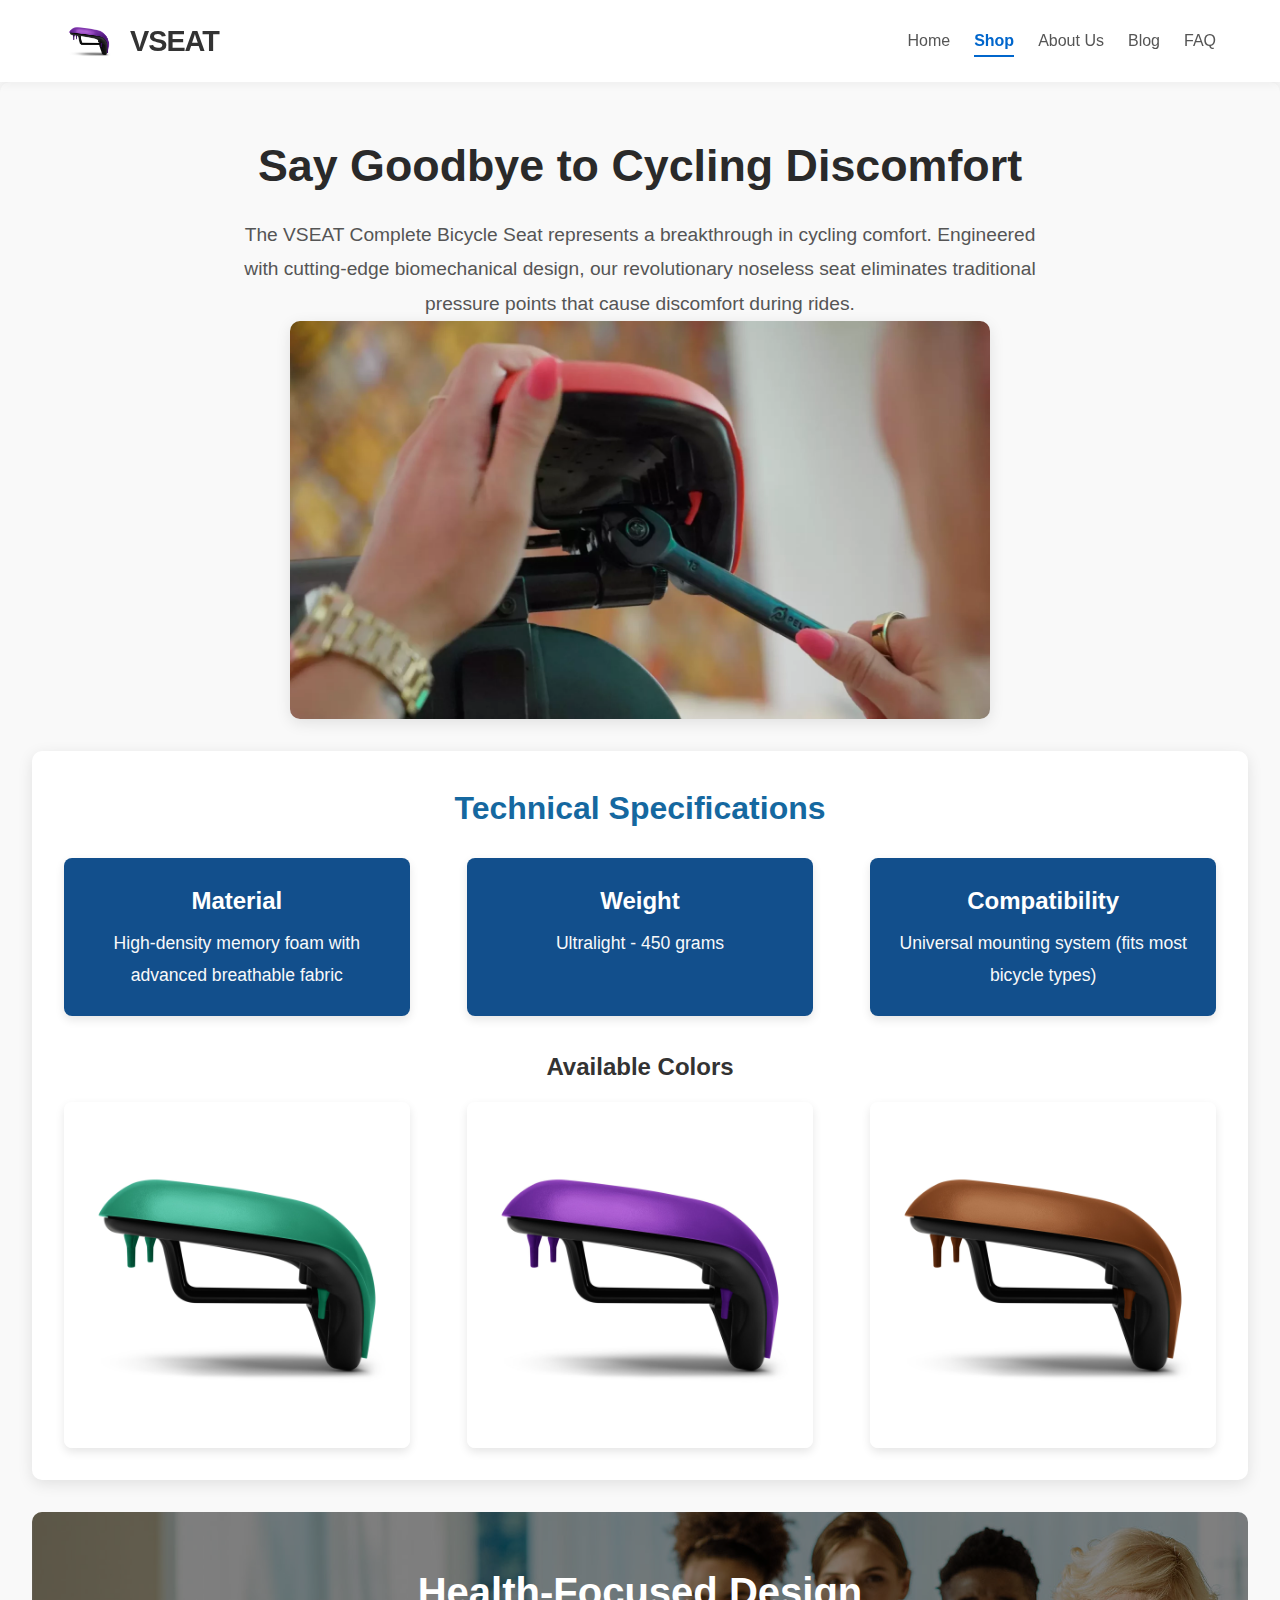
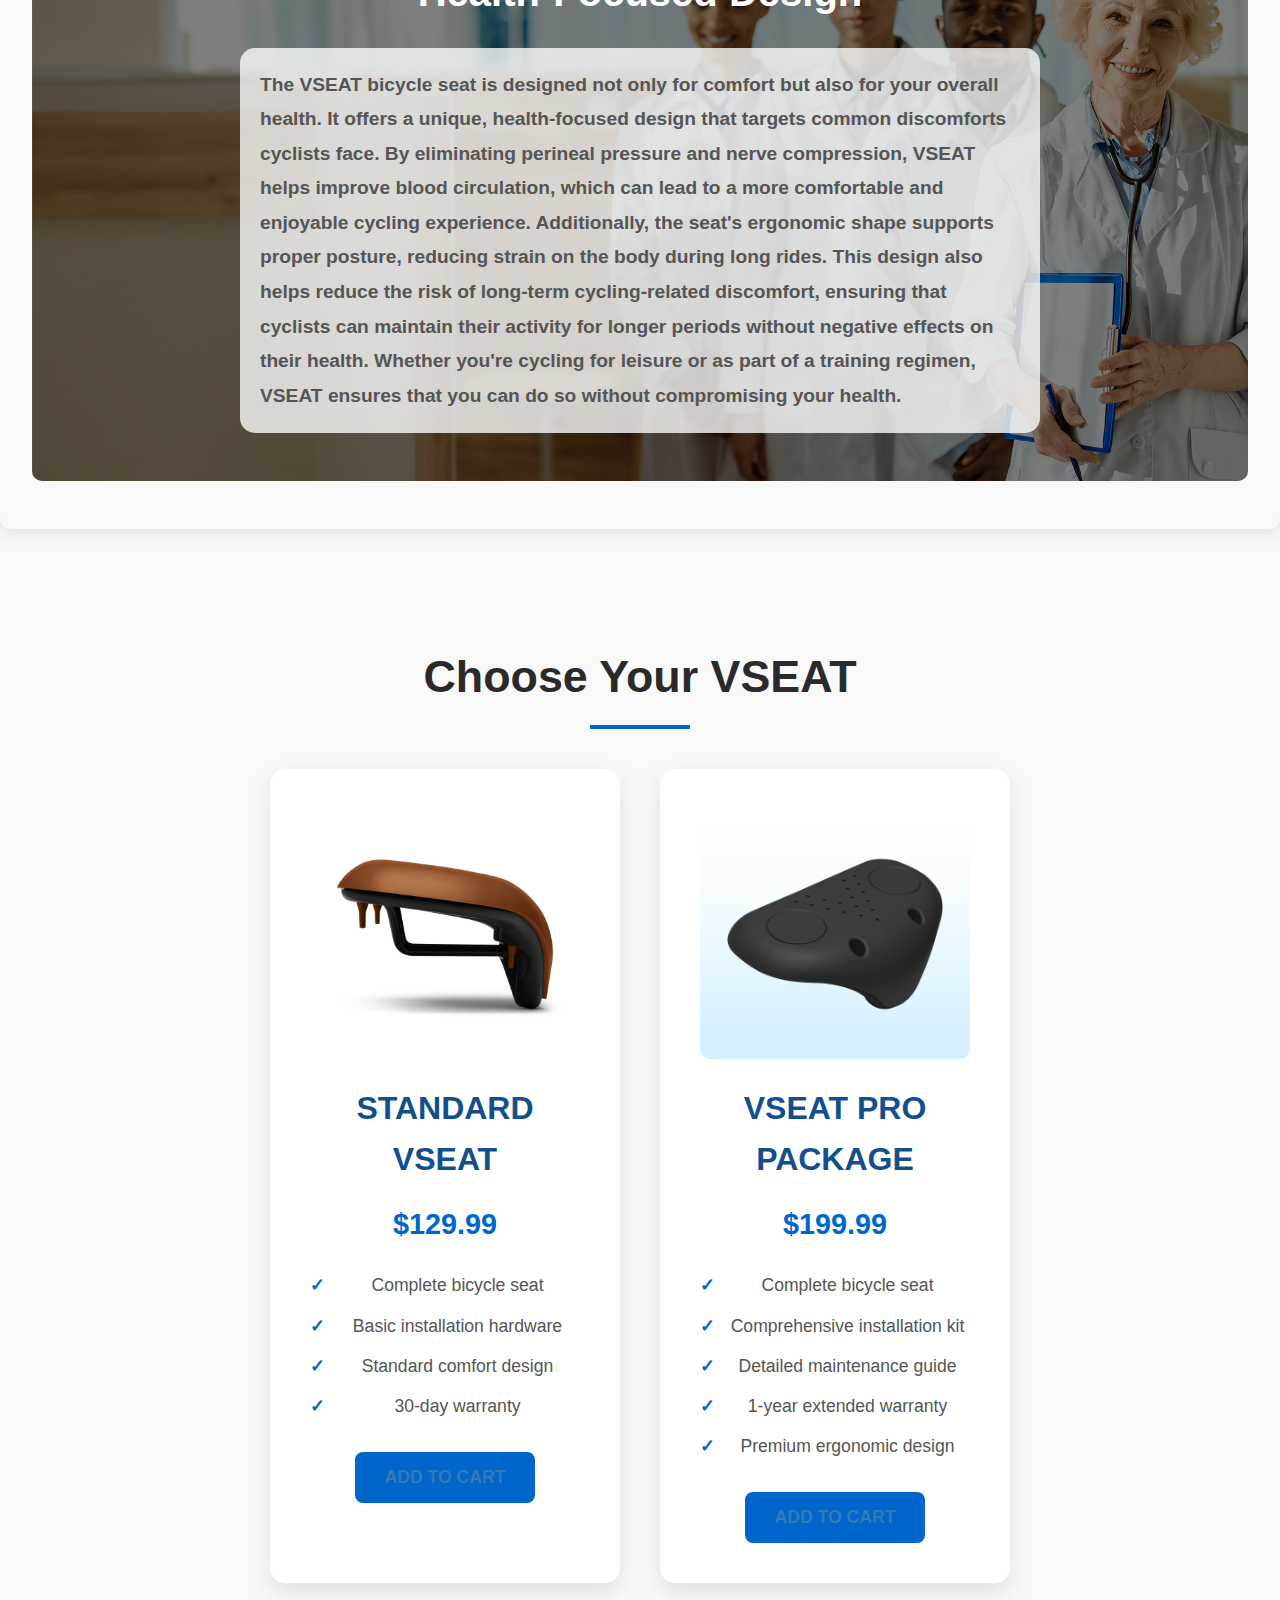
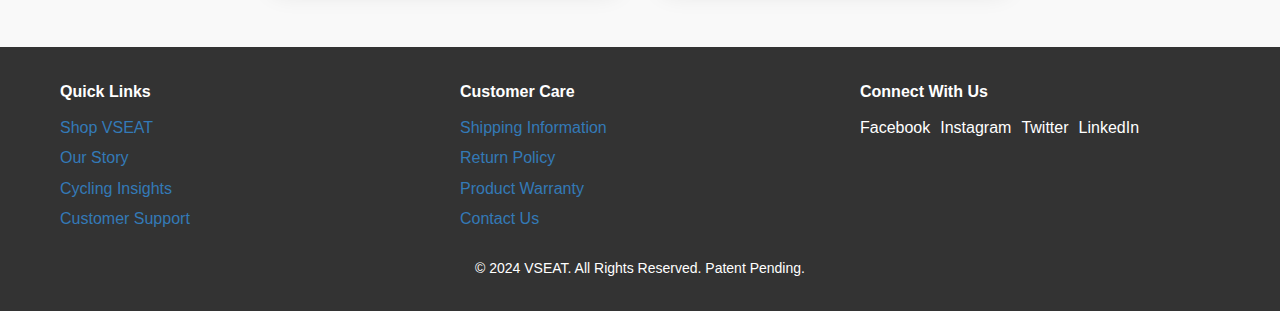
<file: shop.html>
<!DOCTYPE html>
<html lang="en">

<head>
  <meta charset="UTF-8">
  <meta name="viewport" content="width=device-width, initial-scale=1.0">
  <meta name="description"
    content="Purchase the VSEAT Complete Bicycle Seat for a pain-free, comfortable ride. Innovative noseless design reduces pressure and improves cycling comfort.">
  <meta name="keywords"
    content="bicycle seat, ergonomic bike seat, noseless bike seat, comfortable cycling, bike seat health, cycling comfort">
  <title>VSEAT Complete Bicycle Seat - Innovative Comfort Solution</title>
  <link rel="stylesheet" href="styles.css">
</head>
<!-- Google tag (gtag.js) -->
<script async src="https://www.googletagmanager.com/gtag/js?id=G-M3MGLKG27B"></script>
<script>
  window.dataLayer = window.dataLayer || [];
  function gtag(){dataLayer.push(arguments);}
  gtag('js', new Date());

  gtag('config', 'G-M3MGLKG27B');
</script>
<body>
  <header>
    <div class="logo-container">
      <img src="images/4-1536x1536.jpeg" alt="VSEAT Logo" class="logo">
      <h1>VSEAT</h1>
    </div>
    <nav>
      <ul>
        <li><a href="index.html">Home</a></li>
        <li><a href="shop.html" class="active">Shop</a></li>
        <li><a href="aboutus.html">About Us</a></li>
        <li><a href="blog.html">Blog</a></li>
        <li><a href="faq.html">FAQ</a></li>
      </ul>
    </nav>
  </header>
  
  <main>
    <section class="product-overview">
      <h2>Say Goodbye to Cycling Discomfort</h2>
      <p>The VSEAT Complete Bicycle Seat represents a breakthrough in cycling comfort. Engineered with cutting-edge
        biomechanical design, our revolutionary noseless seat eliminates traditional pressure points that cause
        discomfort during rides.</p>
    
      <img src="images/how to install seat.webp" alt="VSEAT Overview" class="product-image">
    
      <section class="product-specifications">
        <h3>Technical Specifications</h3>
        <div class="specifications-cards">
          <div class="spec-card">
            <h4>Material</h4>
            <p>High-density memory foam with advanced breathable fabric</p>
          </div>
          <div class="spec-card">
            <h4>Weight</h4>
            <p>Ultralight - 450 grams</p>
          </div>
          <div class="spec-card">
            <h4>Compatibility</h4>
            <p>Universal mounting system (fits most bicycle types)</p>
          </div>
        </div>
      
        <div class="available-colors">
          <h4>Available Colors</h4>
          <div class="colors-images">
            <img src="images/4-2-1536x1536.jpeg" alt="Classic Black" class="color-img">
            <img src="images/4-1536x1536.jpeg" alt="Sleek Gray" class="color-img">
            <img src="images/brown.jpeg" alt="Dynamic Blue" class="color-img">
          </div>
        </div>
      </section>
      
    
      <article class="health-benefits">
        <div class="background-blur"></div> 
        <div class="content">
          <h3>Health-Focused Design</h3>
          <p class="health-benefits-description">
            The VSEAT bicycle seat is designed not only for comfort but also for your overall health. It offers a unique, health-focused design that targets common discomforts cyclists face. By eliminating perineal pressure and nerve compression, VSEAT helps improve blood circulation, which can lead to a more comfortable and enjoyable cycling experience. Additionally, the seat's ergonomic shape supports proper posture, reducing strain on the body during long rides. This design also helps reduce the risk of long-term cycling-related discomfort, ensuring that cyclists can maintain their activity for longer periods without negative effects on their health. Whether you're cycling for leisure or as part of a training regimen, VSEAT ensures that you can do so without compromising your health.
          </p>
          
        </div>
      </article>
      
    </section>
    
  
    <section class="purchase-options-container">
      <h3>Choose Your VSEAT</h3>
      <div class="product-packages">
          <article class="package">
              <img src="images/brown.jpeg" alt="Standard VSEAT" class="package-image">
              <h4>Standard VSEAT</h4>
              <p class="price">$129.99</p>
              <ul>
                  <li>Complete bicycle seat</li>
                  <li>Basic installation hardware</li>
                  <li>Standard comfort design</li>
                  <li>30-day warranty</li>
              </ul>
              <button class="package-button"><a href="default.html">Add to Cart</a></button>
          </article>

          <article class="package">
              <img src="images/stealth_avatar.jpeg" alt="VSEAT Pro Package" class="package-image">
              <h4>VSEAT Pro Package</h4>
              <p class="price">$199.99</p>
              <ul>
                  <li>Complete bicycle seat</li>
                  <li>Comprehensive installation kit</li>
                  <li>Detailed maintenance guide</li>
                  <li>1-year extended warranty</li>
                  <li>Premium ergonomic design</li>
              </ul>
              <button class="package-button"><a href="default.html">Add to Cart</a></button>
          </article>
      </div>
  </section>
  </main>
  
  <footer>
    <div class="footer-content">
      <div class="footer-section">
        <h4>Quick Links</h4>
        <ul>
          <li><a href="shop.html">Shop VSEAT</a></li>
          <li><a href="aboutus.html">Our Story</a></li>
          <li><a href="blog.html">Cycling Insights</a></li>
          <li><a href="faq.html">Customer Support</a></li>
        </ul>
      </div>
      <div class="footer-section">
        <h4>Customer Care</h4>
        <ul>
          <li><a href="default.html">Shipping Information</a></li>
          <li><a href="default.html">Return Policy</a></li>
          <li><a href="default.html">Product Warranty</a></li>
          <li><a href="default.html">Contact Us</a></li>
        </ul>
      </div>
      <div class="footer-section">
        <h4>Connect With Us</h4>
        <div class="social-icons">
          <a href="default.html" class="social-icon">Facebook</a>
          <a href="default.html" class="social-icon">Instagram</a>
          <a href="default.html" class="social-icon">Twitter</a>
          <a href="default.html" class="social-icon">LinkedIn</a>
        </div>
      </div>
    </div>
    <div class="copyright">
      <p>&copy; 2024 VSEAT. All Rights Reserved. Patent Pending.</p>
    </div>
  </footer>
</body>

</html>
</file>
<file: styles.css>
:root {
  --primary-color: #124f8c;
  --secondary-color: #f8f9fa;
  --text-color-dark: #1a1a2e;
  --text-color-light: #ffffff;
  --accent-color: #0066cc;
}

/* Global Styles */

* {
    box-sizing: border-box;
    margin: 0;
    padding: 0;
  }
  
  body {
    font-family: Arial, sans-serif;
    line-height: 1.6;
    color: #333;
    background-color: #f9f9f9;
  }
  
  a {
    text-decoration: none;
    color: #337ab7;
  }
  
  a:hover {
    color: #151515;
  }
  
  img {
    max-width: 100%;
    height: auto;
    display: block;
  }
  
  /* Header Styles */
  
  header {
    display: flex;
    justify-content: space-between;
    align-items: center;
    padding: 1rem 4rem;
    background-color: #ffffff;
    box-shadow: 0 2px 10px rgba(0, 0, 0, 0.05);
    position: sticky;
    top: 0;
    z-index: 100;
}

.logo-container {
    display: flex;
    align-items: center;
    gap: 1rem;
}

.logo-container .logo {
    width: 50px;
    height: 50px;
    object-fit: contain;
    transition: transform 0.3s ease;
}

.logo-container .logo:hover {
    transform: rotate(360deg);
}

.logo-container h1 {
    font-size: 1.8rem;
    color: #333;
    margin: 0;
    font-weight: 700;
    letter-spacing: -1px;
}

nav ul {
    display: flex;
    list-style-type: none;
    margin: 0;
    padding: 0;
    gap: 1.5rem;
}

nav ul li a {
    text-decoration: none;
    color: #555;
    font-weight: 500;
    position: relative;
    transition: 
        color 0.3s ease,
        transform 0.2s ease;
    padding-bottom: 0.5rem;
}

nav ul li a::after {
    content: '';
    position: absolute;
    width: 0;
    height: 2px;
    bottom: 0;
    left: 50%;
    background-color: #0066cc;
    transition: 
        width 0.3s ease,
        left 0.3s ease;
}

nav ul li a:hover {
    color: #0066cc;
}

nav ul li a:hover::after {
    width: 100%;
    left: 0;
}

nav ul li a.active {
    color: #0066cc;
    font-weight: 600;
}

nav ul li a.active::after {
    content: '';
    position: absolute;
    width: 100%;
    height: 2px;
    bottom: 0;
    left: 0;
    background-color: #0066cc;
}

@media (max-width: 992px) {
    header {
        flex-direction: column;
        padding: 1rem 2rem;
    }

    nav ul {
        margin-top: 1rem;
        flex-wrap: wrap;
        justify-content: center;
    }
}

@media (max-width: 576px) {
    header {
        padding: 1rem;
    }

    .logo-container {
        flex-direction: column;
        text-align: center;
    }

    nav ul {
        flex-direction: column;
        align-items: center;
    }

    nav ul li {
        margin-bottom: 0.5rem;
    }
}
  
/* asdfda */
.hero {
    position: relative;
    display: flex;
    align-items: center;
    justify-content: center;
    min-height: 70vh;
    background-image: linear-gradient(
        rgba(0, 0, 0, 0.6), 
        rgba(0, 0, 0, 0.6)
    ), url('images/4-4-1536x1536.jpeg');
    background-size: cover;
    background-position: center;
    background-attachment: fixed;
    color: var(--text-color-light);
    text-align: center;
    padding: 2rem;
    overflow: hidden;
}

.hero-content {
    max-width: 800px;
    padding: 3rem 2rem;
    background-color: rgba(0, 0, 0, 0.4);
    border-radius: 12px;
    backdrop-filter: blur(5px);
    box-shadow: 0 10px 30px rgba(0, 0, 0, 0.2);
    text-align: center;
    transition: all 0.4s ease;
}

.hero-content:hover {
    transform: scale(1.02);
    box-shadow: 0 15px 40px rgba(0, 0, 0, 0.3);
}

.hero h1 {
    font-size: 3rem;
    margin-bottom: 1.5rem;
    font-weight: 700;
    color: var(--text-color-light);
    letter-spacing: -1px;
}

.hero-description {
    font-size: 1.25rem;
    line-height: 1.6;
    margin-bottom: 2.5rem;
    color: var(--secondary-color);
    font-weight: 300;
}

.cta-button {
    display: inline-block;
    background-color: var(--primary-color);
    color: var(--text-color-light);
    padding: 15px 30px;
    text-decoration: none;
    border-radius: 8px;
    font-weight: 600;
    text-transform: uppercase;
    letter-spacing: 1px;
    transition: 
        background-color 0.3s ease,
        transform 0.2s ease,
        box-shadow 0.3s ease;
}

.cta-button:hover {
    background-color: #0056b3;
    transform: translateY(-3px);
    box-shadow: 0 7px 14px rgba(0, 0, 0, 0.2);
}

.cta-button:focus {
    outline: 3px solid rgba(255, 255, 255, 0.5);
    outline-offset: 3px;
}

@media (max-width: 768px) {
    .hero {
        min-height: 50vh;
        background-attachment: scroll;
    }

    .hero-content {
        padding: 2rem 1rem;
        width: 90%;
    }

    .hero h1 {
        font-size: 2.2rem;
    }

    .hero-description {
        font-size: 1rem;
    }

    .cta-button {
        padding: 12px 24px;
    }
}
  
/* science section */
.science-behind-vseat {
    max-width: 1200px;
    margin: 0 auto;
    padding: 4rem 2rem;
    background-color: white;
}

.science-behind-vseat h3 {
    text-align: center;
    font-size: 2.5rem;
    color: #333;
    margin-bottom: 2.5rem;
    position: relative;
    padding-bottom: 1rem;
}

.science-behind-vseat h3::after {
    content: '';
    position: absolute;
    bottom: 0;
    left: 50%;
    transform: translateX(-50%);
    width: 100px;
    height: 4px;
    background-color: #0066cc;
}

.science-content {
    display: flex;
    align-items: center;
    gap: 3rem;
    background-color: #f4f4f4;
    border-radius: 12px;
    padding: 3rem;
    box-shadow: 0 10px 20px rgba(0, 0, 0, 0.08);
}

.science-text {
    flex: 1.5;
}

.science-text p {
    color: #555;
    line-height: 1.6;
    margin-bottom: 1.5rem;
    font-size: 1.1rem;
}

.science-text ul {
    list-style-type: none;
    padding: 0;
    margin-top: 1.5rem;
}

.science-text ul li {
    position: relative;
    padding-left: 2.5rem;
    margin-bottom: 1rem;
    color: #333;
    font-size: 1rem;
}

.science-text ul li::before {
    content: '✓';
    position: absolute;
    left: 0;
    color: #0066cc;
    font-weight: bold;
    font-size: 1.2rem;
}

.science-image {
    flex: 1;
    display: flex;
    justify-content: center;
    align-items: center;
}

.science-image img {
    max-width: 100%;
    height: auto;
    border-radius: 12px;
    transition: 
        transform 0.4s ease,
        box-shadow 0.4s ease;
}

.science-image img:hover {
    transform: scale(1.05);
    box-shadow: 0 15px 25px rgba(0, 0, 0, 0.1);
}

@media (max-width: 992px) {
    .science-content {
        flex-direction: column;
        text-align: center;
        padding: 2rem;
    }

    .science-text ul li {
        padding-left: 0;
    }

    .science-text ul li::before {
        display: none;
    }

    .science-image {
        margin-top: 2rem;
        width: 100%;
    }
}

@media (max-width: 576px) {
    .science-behind-vseat h3 {
        font-size: 2rem;
    }

    .science-text p {
        font-size: 1rem;
    }
}
  /* Features Section Styles */
  
  .features {
    padding: 2em;
    background-color: #fff;
  }
  
  .feature-grid {
    display: grid;
    grid-template-columns: repeat(4, 1fr);
    grid-gap: 20px;
  }
  
  .feature {
    background-color: #6cb4f3;
    padding: 20px;
    border: 1px solid #ddd;
    border-radius: 10px;
    box-shadow: 0 0 10px rgba(0, 0, 0, 0.1);
  }
  
  .feature-icon {
    font-size: 24px;
    margin-bottom: 10px;
  }
  
  .feature h4 {
    margin-bottom: 10px;
  }
  
  /* User Stories Section Styles */
  
  .user-stories {
    background-image: linear-gradient(
        rgba(0, 0, 0, 0.7), 
        rgba(0, 0, 0, 0.7)
    ), url('images/brown.jpeg');
    background-size: cover;
    background-position: center;
    background-attachment: fixed;
    color: white;
    padding: 4rem 2rem;
    text-align: center;
}

.user-stories h3 {
    font-size: 2.5rem;
    margin-bottom: 3rem;
    color: white;
    position: relative;
    padding-bottom: 1rem;
}

.user-stories h3::after {
    content: '';
    position: absolute;
    bottom: 0;
    left: 50%;
    transform: translateX(-50%);
    width: 100px;
    height: 4px;
    background-color: #0066cc;
}

.testimonial-grid {
    display: grid;
    grid-template-columns: repeat(2, 1fr);
    gap: 2rem;
    max-width: 1200px;
    margin: 0 auto;
}

.testimonial {
    background-color: rgba(255, 255, 255, 0.1);
    border-radius: 12px;
    padding: 2rem;
    backdrop-filter: blur(10px);
    transition: 
        transform 0.4s ease,
        box-shadow 0.4s ease;
}

.testimonial:hover {
    transform: scale(1.03);
    box-shadow: 0 15px 30px rgba(0, 0, 0, 0.2);
}

.testimonial blockquote {
    font-size: 1.2rem;
    font-style: italic;
    line-height: 1.6;
    margin-bottom: 1.5rem;
    position: relative;
    color: #f4f4f4;
}

.testimonial blockquote::before,
.testimonial blockquote::after {
    content: '"';
    font-size: 3rem;
    color: #0066cc;
    position: absolute;
    opacity: 0.7;
}

.testimonial blockquote::before {
    left: -30px;
    top: -10px;
}

.testimonial blockquote::after {
    right: -30px;
    bottom: -30px;
}

.testimonial footer {
    font-weight: bold;
    color: #53c6ff;
    text-align: right;
    font-size: 1rem;
}

@media (max-width: 992px) {
    .testimonial-grid {
        grid-template-columns: 1fr;
    }

    .user-stories h3 {
        font-size: 2rem;
    }

    .testimonial blockquote {
        font-size: 1rem;
    }
}

@media (max-width: 576px) {
    .user-stories {
        padding: 2rem 1rem;
    }

    .testimonial {
        padding: 1.5rem;
    }

    .testimonial blockquote::before,
    .testimonial blockquote::after {
        display: none;
    }
}
  /* Research Backed Section Styles */
  .research-backed {
    background-color: #f9f9f9;
    padding: 4rem 2rem;
    text-align: center;
    max-width: 1000px;
    margin: 0 auto;
}

.research-backed h3 {
    font-size: 2.5rem;
    color: #333;
    margin-bottom: 2rem;
    position: relative;
    padding-bottom: 1rem;
}

.research-backed h3::after {
    content: '';
    position: absolute;
    bottom: 0;
    left: 50%;
    transform: translateX(-50%);
    width: 100px;
    height: 4px;
    background-color: #0066cc;
}

.research-content {
    background-color: white;
    border-radius: 12px;
    padding: 3rem;
    box-shadow: 0 10px 20px rgba(0, 0, 0, 0.06);
    max-width: 800px;
    margin: 0 auto;
}

.research-content > p {
    color: #555;
    font-size: 1.1rem;
    line-height: 1.6;
    margin-bottom: 2rem;
}


.research-content ul {
    list-style-type: none;
    padding: 0;
    margin-bottom: 2.5rem;
    display: flex;
    flex-wrap: wrap;
    justify-content: center;
    gap: 1.5rem;
}

.research-content ul li {
    background-color: #f4f4f4;
    color: #333;
    padding: 12px 20px;
    border-radius: 8px;
    font-size: 1rem;
    position: relative;
    transition: 
        background-color 0.3s ease,
        transform 0.3s ease;
}

.research-content ul li:hover {
    background-color: #a2e4ff;
    transform: translateY(-3px);
}

.secondary-button {
    display: inline-block;
    background-color: #0066cc;
    color: white;
    text-decoration: none;
    padding: 12px 24px;
    border-radius: 8px;
    font-weight: 600;
    text-transform: uppercase;
    letter-spacing: 1px;
    transition: 
        background-color 0.3s ease,
        transform 0.2s ease,
        box-shadow 0.3s ease;
}

.secondary-button:hover {
    background-color: #0056b3;
    transform: translateY(-3px);
    box-shadow: 0 7px 14px rgba(0, 0, 0, 0.1);
}

.secondary-button:focus {
    outline: 3px solid rgba(0, 102, 204, 0.5);
    outline-offset: 3px;
}

@media (max-width: 768px) {
    .research-backed h3 {
        font-size: 2rem;
    }

    .research-content {
        padding: 2rem;
    }

    .research-content ul {
        flex-direction: column;
        align-items: center;
    }

    .research-content ul li {
        width: 100%;
        text-align: center;
    }
}
  
  /* Call to Action Section Styles */
  
  .call-to-action {
    padding: 2em;
    background-color: #337ab7;
    color: #fff;
    text-align: center;
  }
  
  .call-to-action h3 {
    margin-bottom: 20px;
  }
  
  .call-to-action p {
    margin-bottom: 20px;
  }
  
  .cta-buttons {
    display: flex;
    justify-content: center;
    gap: 20px;
  }
  

/* blog page styles */

.cycling-section {
    background-color: var(--secondary-color);
    padding: 3rem 2rem;
  }
  
  .cycling-section h2 {
    text-align: center;
    font-size: 2.5rem;
    color: var(--primary-color);
    margin-bottom: 2rem;
    position: relative;
    padding-bottom: 0.5rem;
  }
  
  .cycling-section h2::after {
    content: '';
    position: absolute;
    bottom: 0;
    left: 50%;
    transform: translateX(-50%);
    width: 80px;
    height: 3px;
    background-color: var(--accent-color);
  }
  
  /* Article Layout */
  .article {
    display: flex;
    gap: 1.5rem;
    margin-bottom: 2rem;
    padding: 1.5rem;
    background-color: #fff;
    border-radius: 10px;
    box-shadow: 0 6px 15px rgba(0, 0, 0, 0.1);
    overflow: hidden;
    transition: transform 0.3s ease;
  }
  
  .article:hover {
    transform: translateY(-5px); /* Subtle lift effect */
  }
  
  /* Content Section */
  .article .content {
    width: 70%;
  }
  
  /* Image Styling */
  .article img {
    width: 30%;
    height: auto;
    object-fit: cover;
    border-radius: 8px;
    box-shadow: 0 4px 12px rgba(0, 0, 0, 0.1);
    transition: transform 0.3s ease;
  }
  
  /* Hover Effect for Image */
  .article img:hover {
    transform: scale(1.05); /* Slight zoom effect */
  }
  
  /* content styling */
  .article h3 {
    font-size: 1.8rem;
    margin-bottom: 1rem;
    font-weight: bold;
    text-transform: uppercase;
    color: #333;
  }
  
  .article p {
    font-size: 1.1rem;
    margin-bottom: 1rem;
    color: #555;
    line-height: 1.7;
  }
  
  .article ul,
  .article ol {
    margin-left: 1.5rem;
    margin-bottom: 1rem;
    color: #444;
  }
  
  .article ul li,
  .article ol li {
    font-size: 1.1rem;
    line-height: 1.6;
    margin-bottom: 0.5rem;
  }
  
  .article ul li strong,
  .article ol li strong {
    color: #222;
    font-weight: bold;
  }
  
  /* Hover Effect for Content */
  .article .content:hover {
    background-color: #f4f4f4;
    box-shadow: 0 6px 15px rgba(0, 0, 0, 0.1);
    transition: background-color 0.3s ease;
  }
  



  /* shop page styling starts here */
/* Main Section Styling */
/* Main Section Styling */
.product-overview {
    padding: 3rem 2rem;
    background-color: #f9f9f9;
    text-align: center;
    border-radius: 10px;
    box-shadow: 0 4px 15px rgba(0, 0, 0, 0.1);
    margin-bottom: 3rem;
  }
  
  .product-overview h2 {
    font-size: 2.8rem;
    color: #2a2a2a;
    margin-bottom: 1rem;
    font-family: 'Arial', sans-serif;
    font-weight: bold;
  }
  
  .product-overview p {
    font-size: 1.2rem;
    color: #555;
    line-height: 1.8;
    margin-bottom: 2rem;
    max-width: 800px;
    margin: 0 auto;
  }
  
  /* Product Image Styling */
  .product-image {
    width: 100%;
    max-width: 700px;
    margin: 0 auto 2rem;
    border-radius: 10px;
    box-shadow: 0 4px 15px rgba(0, 0, 0, 0.1);
    object-fit: cover;
    transition: transform 0.3s ease;
  }
  
  .product-image:hover {
    transform: scale(1.05);
  }
  
 /* Overall styling for the product specifications section */
.product-specifications {
    background-color: #fff;
    padding: 2rem;
    margin-top: 2rem;
    border-radius: 10px;
    box-shadow: 0 4px 15px rgba(0, 0, 0, 0.1);
    transition: box-shadow 0.3s ease, transform 0.3s ease;
  }
  
  .product-specifications h3 {
    font-size: 2rem;
    color: #1568a0;
    font-weight: bold;
    margin-bottom: 1.5rem;
  }
  
  /* Styling for the specification cards */
  .specifications-cards {
    display: flex;
    justify-content: space-between;
    margin-bottom: 2rem;
  }
  
  .spec-card {
    background-color: var(--primary-color);
    padding: 1.5rem;
    border-radius: 8px;
    box-shadow: 0 4px 10px rgba(0, 0, 0, 0.1);
    width: 30%; /* Three cards in a row */
    transition: transform 0.3s ease, box-shadow 0.3s ease;
  }
  
  .spec-card:hover {
    box-shadow: 0 6px 20px rgba(0, 0, 0, 0.2);
    transform: translateY(-5px);
  }
  
  .spec-card h4 {
    font-size: 1.5rem;
    color: #ffffff;
    margin-bottom: 0.5rem;
  }
  
  .spec-card p {
    font-size: 1.1rem;
    color: var(--secondary-color);
  }
  
  /* Styling for Available Colors section */
  .available-colors {
    margin-top: 2rem;
  }
  
  .available-colors h4 {
    font-size: 1.5rem;
    color: #333;
    margin-bottom: 1rem;
  }
  
  /* Styling for color images */
  .colors-images {
    display: flex;
    justify-content: space-between;
  }
  
  .color-img {
    width: 30%; /* Three images in a row */
    border-radius: 8px;
    box-shadow: 0 4px 10px rgba(0, 0, 0, 0.1);
    transition: transform 0.3s ease, box-shadow 0.3s ease;
  }
  
  .color-img:hover {
    transform: scale(1.05); /* Hover effect for the images */
    box-shadow: 0 6px 20px rgba(0, 0, 0, 0.2);
  }
  
  /* Responsive styling for smaller screens */
  @media (max-width: 768px) {
    .specifications-cards {
      flex-direction: column;
      align-items: center;
    }
  
    .spec-card {
      width: 100%;
      margin-bottom: 1.5rem;
    }
  
    .colors-images {
      flex-direction: column;
      align-items: center;
    }
  
    .color-img {
      width: 80%;
      margin-bottom: 1rem;
    }
  }
 /* Health Benefits Section */
.health-benefits {
    position: relative;
    background-image: url('images/Backed-by-Medical-Research.jpeg'); /* Add your background image path here */
    background-size: cover;
    background-position: center;
    padding: 3rem;
    margin-top: 2rem;
    border-radius: 10px;
    color: #fff;
    overflow: hidden; /* Ensure that the overlay stays inside the section */
  }
  
  /* Overlay Effect */
  .health-benefits::before {
    content: '';
    position: absolute;
    top: 0;
    left: 0;
    right: 0;
    bottom: 0;
    background: rgba(0, 0, 0, 0.5); /* Semi-transparent black overlay */
    z-index: 1; /* Overlay above the background */
  }
  
  /* Content Section */
  .health-benefits .content {
    position: relative;
    z-index: 2; /* Ensure the content is above the overlay */
    max-width: 800px;
    margin-left: auto;
    margin-right: auto;
  }
  
  /* Section Heading */
  .health-benefits h3 {
    font-size: 2.5rem;
    font-weight: bold;
    margin-bottom: 1.5rem;
  }
  
  /* Health Benefits Description */
  .health-benefits-description {
    font-size: 1.2rem;
    line-height: 1.6;
    color: #ffffff;
    font-weight: 700;
    padding: 20px;
    border-radius: 15px;
    margin-bottom: 1.5rem;
    text-align: left;
    background-color: #ffffffc7;
    z-index: 1;
  }
  
  /* Highlighted Text Styling */
  .health-benefits-description strong {
    font-weight: bold;
    color: #28a745; /* Green color for emphasis */
  }
  
  .health-benefits-description span {
    color: #f7f7f7;
    font-style: italic;
  }
  
  /* Hover Effect on Health Benefits */
  .health-benefits:hover {
    box-shadow: 0 6px 20px rgba(0, 0, 0, 0.2);
    transform: translateY(-5px);
  }
  
  /* Background Blur Effect */
  .health-benefits .background-blur {
    position: absolute;
    top: 0;
    left: 0;
    right: 0;
    bottom: 0;
    filter: blur(8px); /* Apply blur to the background */
    z-index: 0; /* Ensure the blur effect is below the content */
  }
  
  /* Responsive styles for smaller screens */
  @media (max-width: 768px) {
    .health-benefits {
      padding: 2rem;
    }
  
    .health-benefits h3 {
      font-size: 2rem;
    }
  
    .health-benefits p {
      font-size: 1.1rem;
    }
  
    .health-benefits ul {
      padding-left: 1.5rem;
    }
  
    .health-benefits li {
      font-size: 1rem;
    }
  }
  
  
  /* Comfort Technology Section Styling */
  .comfort-technology {
    background-color: #f4f4f4;
    padding: 3rem 2rem;
    text-align: center;
  }
  
  .comfort-technology h2 {
    font-size: 2.8rem;
    color: #2a2a2a;
    margin-bottom: 1rem;
  }
  
  .comfort-technology p {
    font-size: 1.2rem;
    color: #555;
    line-height: 1.8;
    margin-bottom: 2rem;
  }
  
   
  /* Purchase Options Section Styling */
  .purchase-options-container {
      background-color: #f9f9f9;
      padding: 4rem 2rem;
      text-align: center;
  }

  .purchase-options-container h3 {
      font-size: 2.8rem;
      color: #2a2a2a;
      margin-bottom: 2.5rem;
      position: relative;
      padding-bottom: 1rem;
  }

  .purchase-options-container h3::after {
      content: '';
      position: absolute;
      bottom: 0;
      left: 50%;
      transform: translateX(-50%);
      width: 100px;
      height: 4px;
      background-color: #0066cc;
  }

  .product-packages {
      display: flex;
      justify-content: center;
      gap: 2.5rem;
      max-width: 1200px;
      margin: 0 auto;
  }

  .package {
      background-color: #ffffff;
      padding: 2.5rem;
      width: 350px;
      border-radius: 15px;
      box-shadow: 0 10px 25px rgba(0, 0, 0, 0.1);
      transition: 
          transform 0.4s ease,
          box-shadow 0.4s ease;
      position: relative;
      overflow: hidden;
  }

  .package:hover {
      transform: translateY(-10px);
      box-shadow: 0 15px 35px rgba(0, 0, 0, 0.15);
  }

  .package-image {
      width: 100%;
      height: 250px;
      object-fit: cover;
      border-radius: 10px;
      margin-bottom: 1.5rem;
      transition: transform 0.3s ease;
  }

  .package:hover .package-image {
      transform: scale(1.05);
  }

  .package h4 {
      font-size: 2rem;
      color: #124f8c;
      margin-bottom: 1rem;
      text-transform: uppercase;
  }

  .package .price {
      font-size: 1.8rem;
      color: #0066cc;
      font-weight: bold;
      margin-bottom: 1.5rem;
  }

  .package ul {
      list-style-type: none;
      padding: 0;
      margin-bottom: 2rem;
  }

  .package ul li {
      font-size: 1.1rem;
      color: #555;
      margin-bottom: 0.75rem;
      position: relative;
      padding-left: 25px;
  }

  .package ul li::before {
      content: '✓';
      position: absolute;
      left: 0;
      color: #0066cc;
      font-weight: bold;
  }

  .package-button {
      background-color: #0066cc;
      color: white;
      border: none;
      padding: 15px 30px;
      border-radius: 8px;
      font-size: 1.1rem;
      font-weight: bold;
      text-transform: uppercase;
      cursor: pointer;
      transition: 
          background-color 0.3s ease,
          transform 0.3s ease;
  }

  .package-button:hover {
      background-color: #124f8c;
      transform: translateY(-3px);
  }

  /* Responsive Design */
  @media (max-width: 992px) {
      .product-packages {
          flex-direction: column;
          align-items: center;
      }

      .package {
          width: 90%;
          max-width: 500px;
      }
  }




  /* Responsive Design */
  @media (max-width: 768px) {
    .article {
      flex-direction: column;
    }
  
    .article img {
      width: 100%;
      margin-bottom: 1rem;
    }
  
    .article .content {
      width: 100%;
    }
  
    .article h3 {
      text-align: center;
    }
  
    .cycling-section h2 {
      font-size: 2.5rem;
    }
  }
  

 
  
  
  
  @media (max-width: 768px) {
    .cycling-section h2 {
      font-size: 2rem;
    }
  
    .article {
      padding: 1.5rem;
    }
  
    .article h3 {
      font-size: 1.5rem;
    }
  
    .article p {
      font-size: 1rem;
    }
  }

  /* Footer Styles */
  
  footer {
    background-color: #333;
    color: #fff;
    padding: 2em 0;
  }
  
  .footer-content {
    display: flex;
    justify-content: space-between;
    max-width: 1200px;
    margin: 0 auto;
  }
  
  .footer-section {
    flex: 1;
    margin: 0 20px;
  }
  
  .footer-section h4 {
    margin-bottom: 10px;
  }
  
  .footer-section ul {
    list-style: none;
    padding: 0;
  }
  
  .footer-section li {
    margin: 5px 0;
  }
  
  .social-icons {
    display: flex;
    gap: 10px;
  }
  
  .social-icon {
    color: #fff;
    transition: color 0.2s ease;
  }
  
  .social-icon:hover {
    color: #5096c5;
  }
  
  .copyright {
    text-align: center;
    margin-top: 20px;
    font-size: 14px;
  }
</file>
